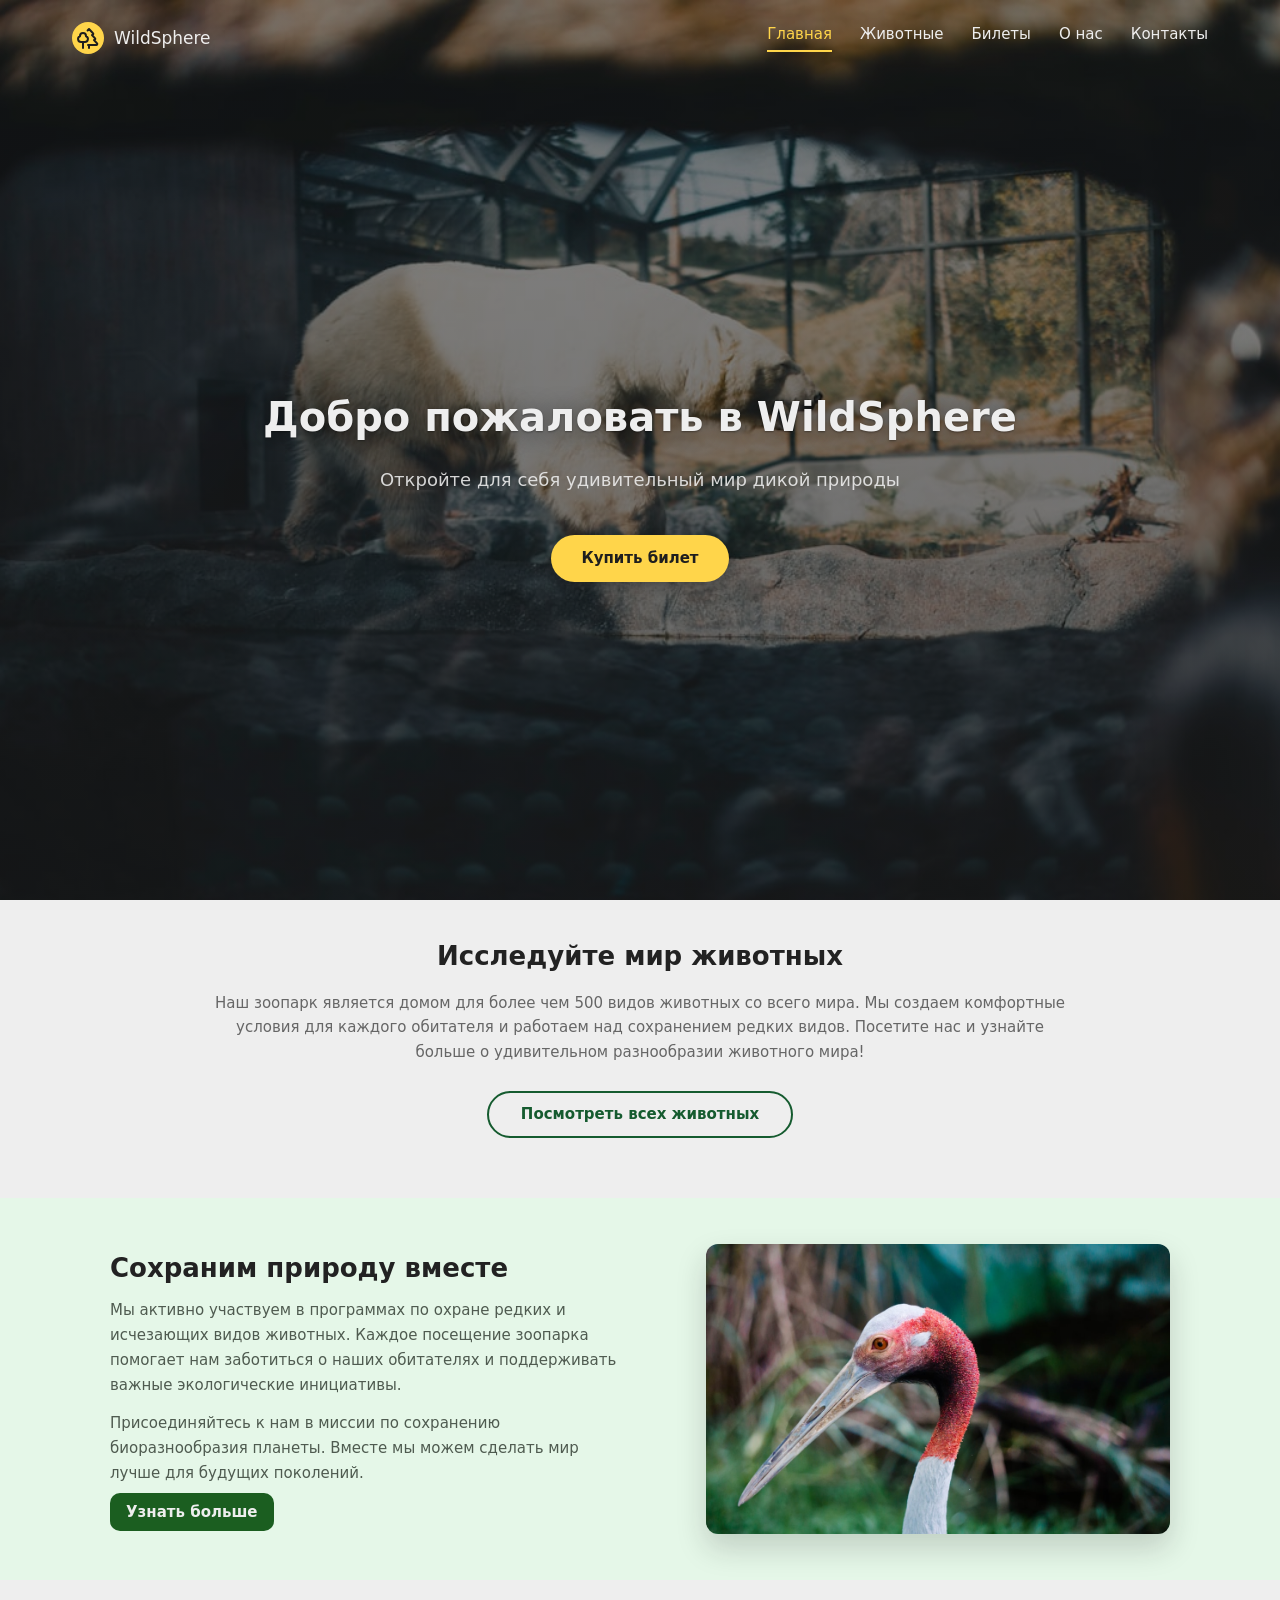
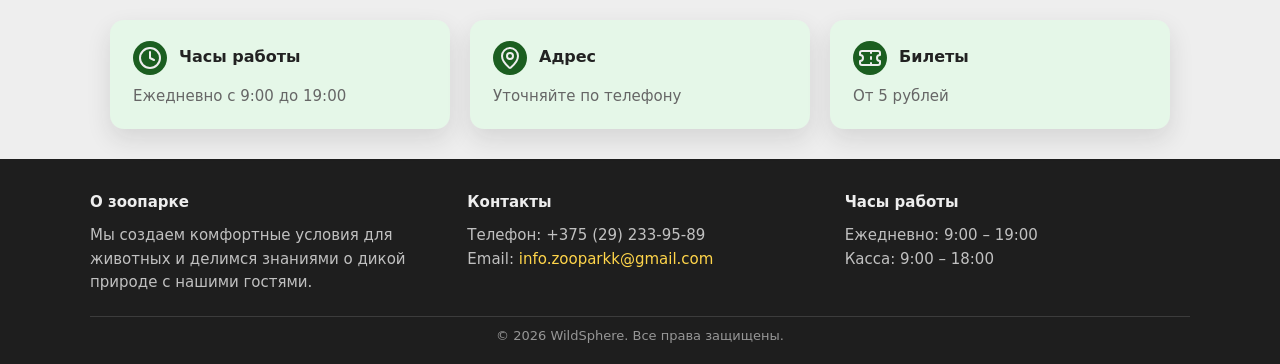
<file: index.html>
<!DOCTYPE html>
<html lang="ru">
<head>
    <meta charset="UTF-8">
    <title>WildSphere</title>
    <meta name="viewport" content="width=device-width, initial-scale=1.0">
    <link rel="stylesheet" href="css/styles.css">
</head>
<body class="page-home">

<!-- шапка сайта -->
<header>
    <div class="nav">
        <a class="logo" href="index.html" aria-label="На главную">
            <div class="logo-icon">
                <svg xmlns="http://www.w3.org/2000/svg" width="24" height="24" 
                viewBox="0 0 24 24" fill="none" stroke="currentColor" stroke-width="2" 
                stroke-linecap="round" stroke-linejoin="round" class="lucide lucide-trees-icon lucide-trees">
                <path d="M10 10v.2A3 3 0 0 1 8.9 16H5a3 3 0 0 1-1-5.8V10a3 3 0 0 1 6 0Z"/><path d="M7 16v6"/>
                <path d="M13 19v3"/><path d="M12 19h8.3a1 1 0 0 0 .7-1.7L18 14h.3a1 1 0 0 0 .7-1.7L16 9h.2a1 1 0 0 0 .8-1.7L13 3l-1.4 1.5"/>
            </svg>
            </div>
            <div class="logo-name">WildSphere</div>
        </a>
        <input type="checkbox" id="menu-toggle" class="menu-toggle" aria-label="Меню">
        <label for="menu-toggle" class="burger">
            <span></span><span></span><span></span>
        </label>
        <nav id="site-menu" class="nav-links">
            <a href="index.html" class="nav-link active">Главная</a>
            <a href="animals.html" class="nav-link">Животные</a>
            <a href="ticket.html" class="nav-link">Билеты</a>
            <a href="info.html" class="nav-link">О нас</a>
            <a href="contacts.html" class="nav-link">Контакты</a>
        </nav>
    </div>
</header>

<!-- главный баннер -->
<section class="hero">
    <div class="hero-bg"></div>
    <div class="hero-overlay"></div>
    <div class="hero-content">
        <h1 class="hero-title">Добро пожаловать в WildSphere</h1>
        <p class="hero-subtitle">Откройте для себя удивительный мир дикой природы</p>
        <a href="ticket.html" class="btn-primary">Купить билет</a>
    </div>
</section>

<!-- информационный блок «О зоопарке» -->
<section class="section">
    <div class="section-inner">
        <h2 class="section-title">Исследуйте мир животных</h2>
        <p class="section-text">
            Наш зоопарк является домом для более чем 500 видов животных со всего мира.
            Мы создаем комфортные условия для каждого обитателя и работаем над сохранением редких видов.
            Посетите нас и узнайте больше о удивительном разнообразии животного мира!
        </p>
        <a href="animals.html" class="btn-primary">Посмотреть всех животных</a>
    </div>
</section>

<!-- блок «Сохраним природу вместе» -->
<section class="feature">
    <div class="feature-inner">
        <div class="feature-text">
            <h2 class="feature-title">Сохраним природу вместе</h2>
            <p class="feature-paragraph">
                Мы активно участвуем в программах по охране редких и исчезающих видов животных.
                Каждое посещение зоопарка помогает нам заботиться о наших обитателях и поддерживать важные экологические инициативы.
            </p>
            <p class="feature-paragraph">
                Присоединяйтесь к нам в миссии по сохранению биоразнообразия планеты. Вместе мы можем сделать мир лучше для будущих поколений.
            </p>
            <a href="info.html" class="feature-btn">Узнать больше</a>
        </div>
        <div class="feature-media">
            <img class="feature-img" src="images/mainbird.jfif" alt="Птица">
        </div>
    </div>
</section>

<!-- информационные карточки -->
<div class="info-strip">
    <div class="info-cards">
        <div class="info-card">
            <div class="info-card-header">
                <div class="info-icon">
                    <svg xmlns="http://www.w3.org/2000/svg" width="24" height="24"
                    viewBox="0 0 24 24" fill="none" stroke="currentColor"
                    stroke-width="2" stroke-linecap="round" stroke-linejoin="round"
                    class="clock-icon">
                <circle cx="12" cy="12" r="10"/>
                <path d="M12 6v6l4 2"/>
            </svg>
                </div>
                <div class="info-title">Часы работы</div>
            </div>
            <p class="info-text">Ежедневно с 9:00 до 19:00</p>
        </div>
        <div class="info-card">
            <div class="info-card-header">
                <div class="info-icon">
                    <svg xmlns="http://www.w3.org/2000/svg" width="24" height="24"
                    viewBox="0 0 24 24" fill="none" stroke="currentColor"
                    stroke-width="2" stroke-linecap="round" stroke-linejoin="round"
                    class="lucide lucide-map-pin-icon lucide-map-pin">
                    <path d="M20 10c0 4.993-5.539 10.193-7.399 11.799a1 1 0 0 1-1.202 0C9.539 20.193 4 14.993 4 10a8 8 0 0 1 16 0"/>
                    <circle cx="12" cy="10" r="3"/>
                    </svg>
                </div>
                <div class="info-title">Адрес</div>
            </div>
            <p class="info-text">Уточняйте по телефону</p>
        </div>
        <div class="info-card">
            <div class="info-card-header">
                <div class="info-icon">
                    <svg xmlns="http://www.w3.org/2000/svg" width="24" height="24" 
                    viewBox="0 0 24 24" fill="none" stroke="currentColor" 
                    stroke-width="2" stroke-linecap="round" stroke-linejoin="round" 
                    class="lucide lucide-ticket-icon lucide-ticket">
                    <path d="M2 9a3 3 0 0 1 0 6v2a2 2 0 0 0 2 2h16a2 2 0 0 0 2-2v-2a3 3 0 0 1 0-6V7a2 2 0 0 0-2-2H4a2 2 0 0 0-2 2Z"/>
                    <path d="M13 5v2"/><path d="M13 17v2"/>
                    <path d="M13 11v2"/></svg>
                </div>
                <div class="info-title">Билеты</div>
            </div>
            <p class="info-text">От 5 рублей</p>
        </div>
    </div>
</div>

<!-- подвал сайта -->
<footer>
    <div class="footer-inner">
        <div class="footer-columns">
            <div>
                <div class="footer-title">О зоопарке</div>
                <p class="footer-text">
                    Мы создаем комфортные условия для животных и делимся знаниями о дикой природе с нашими гостями.
                </p>
            </div>
            <div>
                <div class="footer-title">Контакты</div>
                <p class="footer-text">
                    Телефон: +375 (29) 233-95-89<br>
                    Email: <a href="https://mail.google.com/mail/?view=cm&amp;fs=1&amp;to=info.zooparkk@gmail.com" target="_blank" rel="noopener noreferrer">info.zooparkk@gmail.com</a>
                </p>
            </div>
            <div>
                <div class="footer-title">Часы работы</div>
                <p class="footer-text">
                    Ежедневно: 9:00 – 19:00<br>
                    Касса: 9:00 – 18:00
                </p>
            </div>
        </div>
        <div class="footer-bottom">
            © 2026 WildSphere. Все права защищены.
        </div>
    </div>
</footer>

<script src="main.js"></script>
</body>
</html>
</file>
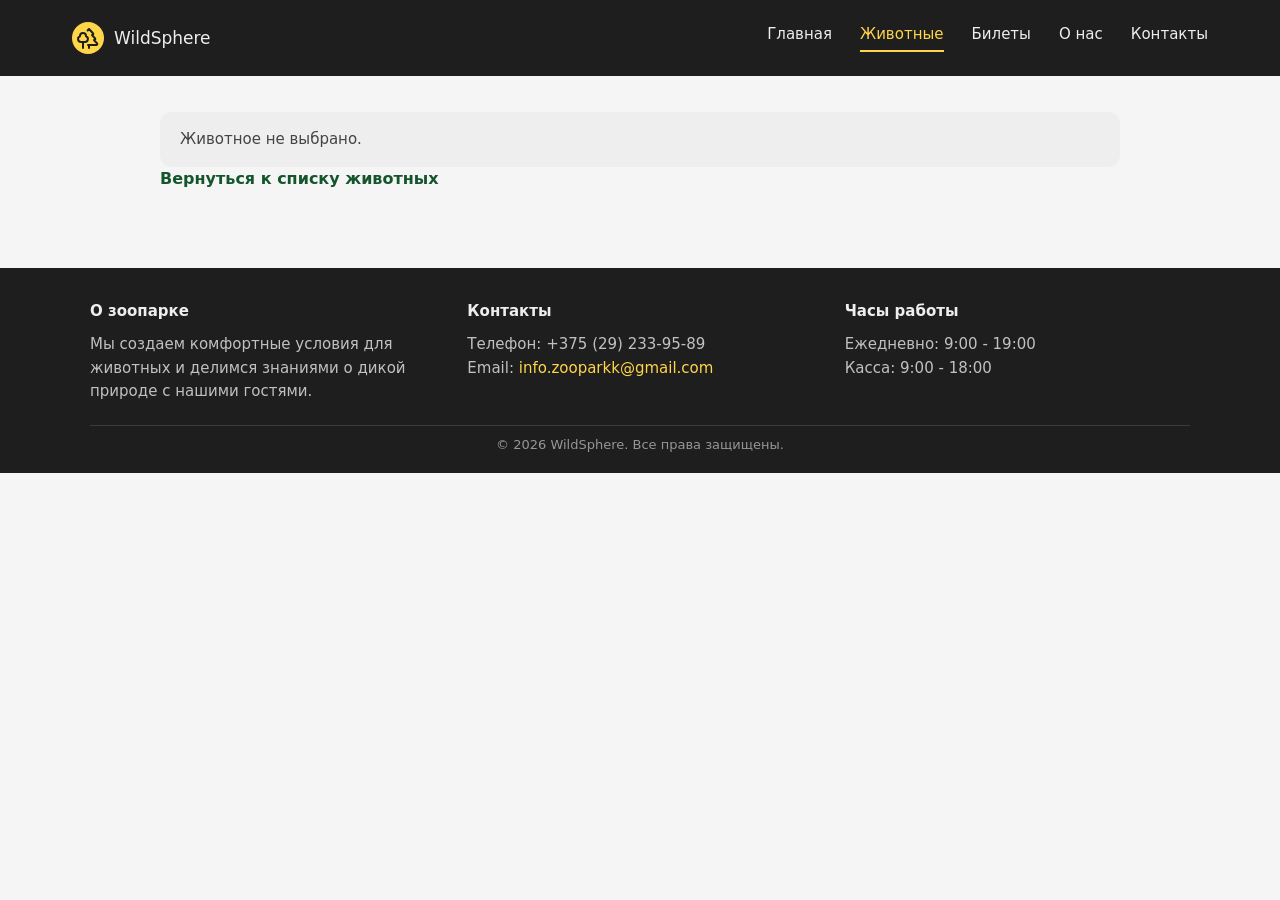
<file: animal.html>
<!DOCTYPE html>
<html lang="ru">
<head>
    <meta charset="UTF-8">
    <title>Животное — WildSphere</title>
    <meta name="viewport" content="width=device-width, initial-scale=1.0">
    <link rel="stylesheet" href="css/styles.css">
    <link rel="stylesheet" href="css/animals.css">
</head>
<body>

<!-- шапка сайта -->
<header>
    <div class="nav">
        <a class="logo" href="index.html" aria-label="На главную">
            <div class="logo-icon">
                <svg xmlns="http://www.w3.org/2000/svg" width="24" height="24"
                     viewBox="0 0 24 24" fill="none" stroke="currentColor" stroke-width="2"
                     stroke-linecap="round" stroke-linejoin="round" class="lucide lucide-trees-icon lucide-trees">
                    <path d="M10 10v.2A3 3 0 0 1 8.9 16H5a3 3 0 0 1-1-5.8V10a3 3 0 0 1 6 0Z"/>
                    <path d="M7 16v6"/>
                    <path d="M13 19v3"/>
                    <path d="M12 19h8.3a1 1 0 0 0 .7-1.7L18 14h.3a1 1 0 0 0 .7-1.7L16 9h.2a1 1 0 0 0 .8-1.7L13 3l-1.4 1.5"/>
                </svg>
            </div>
            <div class="logo-name">WildSphere</div>
        </a>
        <input type="checkbox" id="menu-toggle" class="menu-toggle" aria-label="Меню">
        <label for="menu-toggle" class="burger">
            <span></span><span></span><span></span>
        </label>
        <nav id="site-menu" class="nav-links">
            <a href="index.html" class="nav-link">Главная</a>
            <a href="animals.html" class="nav-link active">Животные</a>
            <a href="ticket.html" class="nav-link">Билеты</a>
            <a href="info.html" class="nav-link">О нас</a>
            <a href="contacts.html" class="nav-link">Контакты</a>
        </nav>
    </div>
</header>

<!-- карточка животного -->
<div class="animals-section">
    <div class="animal-detail" id="animal-detail">
        <p class="animal-loading">Загрузка…</p>
    </div>
</div>

<!-- подвал сайта -->
<footer>
    <div class="footer-inner">
        <div class="footer-columns">
            <div>
                <div class="footer-title">О зоопарке</div>
                <p class="footer-text">
                    Мы создаем комфортные условия для животных и делимся знаниями о дикой природе с нашими гостями.
                </p>
            </div>
            <div>
                <div class="footer-title">Контакты</div>
                <p class="footer-text">
                    Телефон: +375 (29) 233-95-89<br>
                    Email: <a href="https://mail.google.com/mail/?view=cm&amp;fs=1&amp;to=info.zooparkk@gmail.com" target="_blank" rel="noopener noreferrer">info.zooparkk@gmail.com</a>
                </p>
            </div>
            <div>
                <div class="footer-title">Часы работы</div>
                <p class="footer-text">
                    Ежедневно: 9:00 - 19:00<br>
                    Касса: 9:00 - 18:00
                </p>
            </div>
        </div>
        <div class="footer-bottom">
            © 2026 WildSphere. Все права защищены.
        </div>
    </div>
</footer>

<script src="main.js"></script>
</body>
</html>
</file>
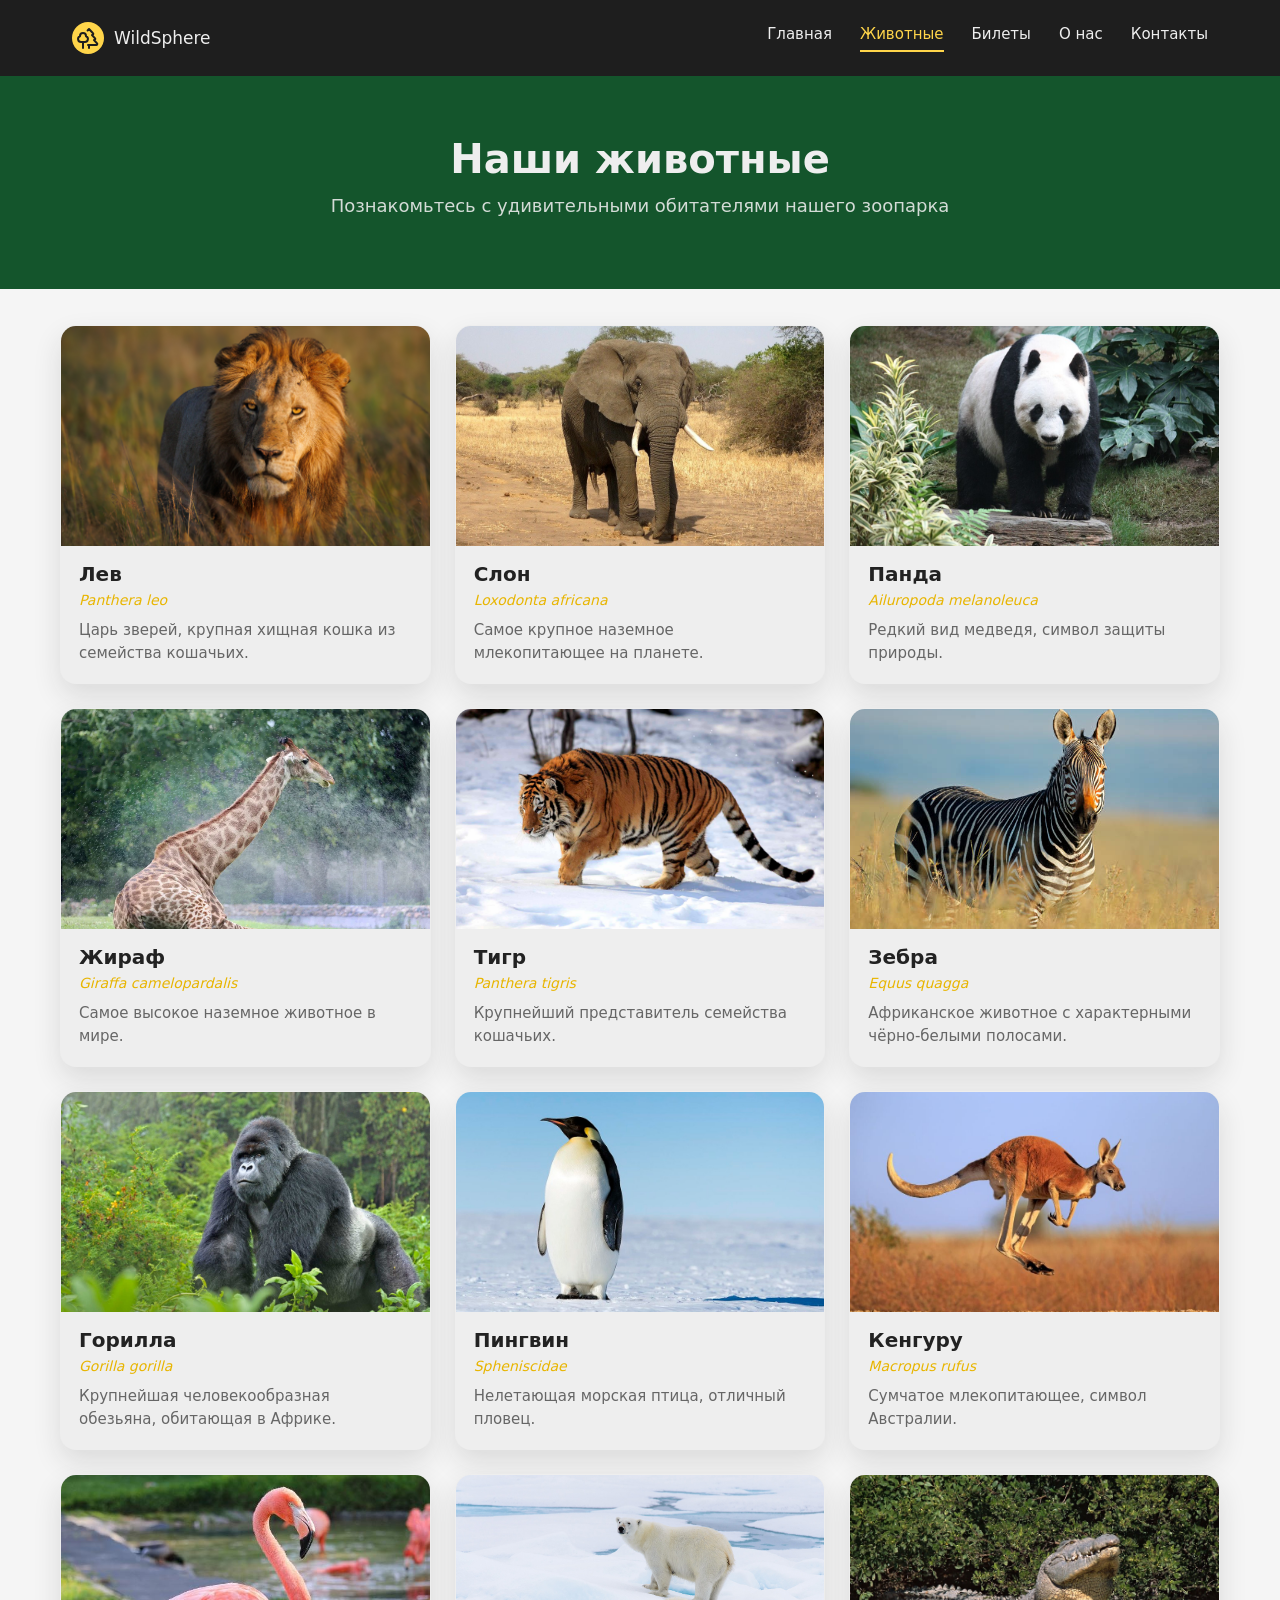
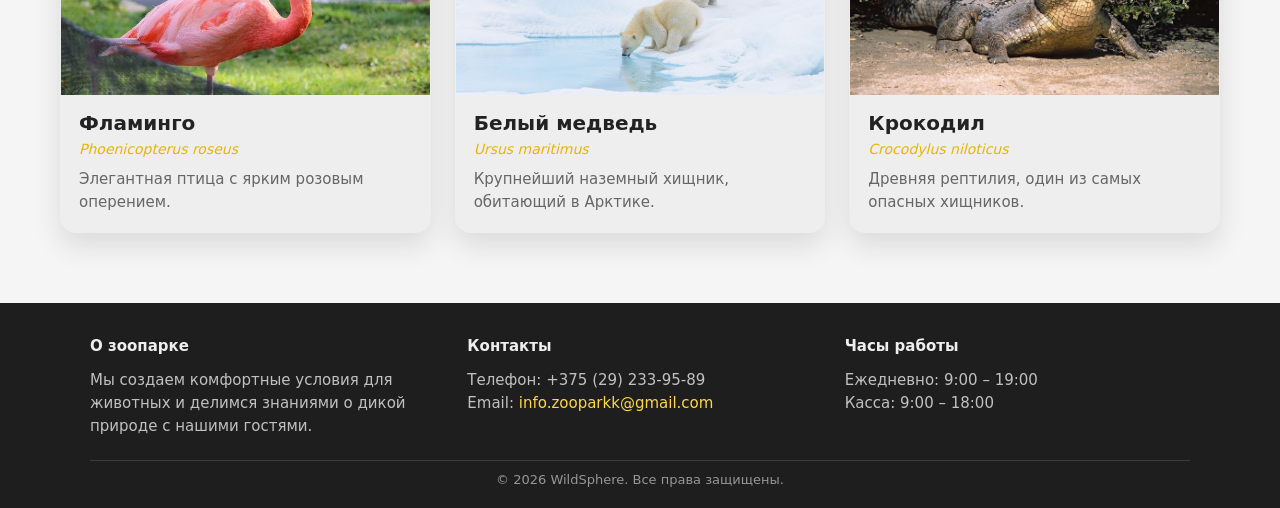
<file: animals.html>
<!DOCTYPE html>
<html lang="ru">
<head>
    <meta charset="UTF-8">
    <title>Наши животные — WildSphere</title>
    <meta name="viewport" content="width=device-width, initial-scale=1.0">
    <link rel="stylesheet" href="css/styles.css">
    <link rel="stylesheet" href="css/animals.css">
</head>
<body>

<!-- шапка сайта -->
<header>
    <div class="nav">
        <a class="logo" href="index.html" aria-label="На главную">
            <div class="logo-icon">
                <svg xmlns="http://www.w3.org/2000/svg" width="24" height="24"
                     viewBox="0 0 24 24" fill="none" stroke="currentColor" stroke-width="2"
                     stroke-linecap="round" stroke-linejoin="round" class="lucide lucide-trees-icon lucide-trees">
                    <path d="M10 10v.2A3 3 0 0 1 8.9 16H5a3 3 0 0 1-1-5.8V10a3 3 0 0 1 6 0Z"/>
                    <path d="M7 16v6"/>
                    <path d="M13 19v3"/>
                    <path d="M12 19h8.3a1 1 0 0 0 .7-1.7L18 14h.3a1 1 0 0 0 .7-1.7L16 9h.2a1 1 0 0 0 .8-1.7L13 3l-1.4 1.5"/>
                </svg>
            </div>
            <div class="logo-name">WildSphere</div>
        </a>
        <input type="checkbox" id="menu-toggle" class="menu-toggle" aria-label="Меню">
        <label for="menu-toggle" class="burger">
            <span></span><span></span><span></span>
        </label>
        <nav id="site-menu" class="nav-links">
            <a href="index.html" class="nav-link">Главная</a>
            <a href="animals.html" class="nav-link active">Животные</a>
            <a href="ticket.html" class="nav-link">Билеты</a>
            <a href="info.html" class="nav-link">О нас</a>
            <a href="contacts.html" class="nav-link">Контакты</a>
        </nav>
    </div>
</header>

<!-- заголовок страницы животных -->
<section class="animals-hero">
    <div class="animals-hero-inner">
        <h1 class="animals-title">Наши животные</h1>
        <p class="animals-subtitle">Познакомьтесь с удивительными обитателями нашего зоопарка</p>
    </div>
</section>

<!-- каталог животных -->
<section class="animals-section">
    <div class="animals-grid" aria-live="polite">
        <!-- животное -->
        <a class="animal-card animal-card-link" href="animal.html?id=lion">
            <img src="images/lion.jpg" alt="Лев" class="animal-image">
            <div class="animal-body">
                <h2 class="animal-name">Лев</h2>
                <p class="animal-latin">Panthera leo</p>
                <p class="animal-desc">Царь зверей, крупная хищная кошка из семейства кошачьих.</p>
            </div>
        </a>
        <a class="animal-card animal-card-link" href="animal.html?id=elephant">
            <img src="images/elephant.jpg" alt="Слон" class="animal-image">
            <div class="animal-body">
                <h2 class="animal-name">Слон</h2>
                <p class="animal-latin">Loxodonta africana</p>
                <p class="animal-desc">Самое крупное наземное млекопитающее на планете.</p>
            </div>
        </a>
        <a class="animal-card animal-card-link" href="animal.html?id=panda">
            <img src="images/panda.jpg" alt="Панда" class="animal-image">
            <div class="animal-body">
                <h2 class="animal-name">Панда</h2>
                <p class="animal-latin">Ailuropoda melanoleuca</p>
                <p class="animal-desc">Редкий вид медведя, символ защиты природы.</p>
            </div>
        </a>
        <a class="animal-card animal-card-link" href="animal.html?id=giraffe">
            <img src="images/giraffe.jpg" alt="Жираф" class="animal-image">
            <div class="animal-body">
                <h2 class="animal-name">Жираф</h2>
                <p class="animal-latin">Giraffa camelopardalis</p>
                <p class="animal-desc">Самое высокое наземное животное в мире.</p>
            </div>
        </a>
        <a class="animal-card animal-card-link" href="animal.html?id=tiger">
            <img src="images/tiger.jpg" alt="Тигр" class="animal-image">
            <div class="animal-body">
                <h2 class="animal-name">Тигр</h2>
                <p class="animal-latin">Panthera tigris</p>
                <p class="animal-desc">Крупнейший представитель семейства кошачьих.</p>
            </div>
        </a>
        <a class="animal-card animal-card-link" href="animal.html?id=zebra">
            <img src="images/zebra.jpg" alt="Зебра" class="animal-image">
            <div class="animal-body">
                <h2 class="animal-name">Зебра</h2>
                <p class="animal-latin">Equus quagga</p>
                <p class="animal-desc">Африканское животное с характерными чёрно-белыми полосами.</p>
            </div>
        </a>
        <a class="animal-card animal-card-link" href="animal.html?id=gorilla">
            <img src="images/gorilla.jpg" alt="Горилла" class="animal-image">
            <div class="animal-body">
                <h2 class="animal-name">Горилла</h2>
                <p class="animal-latin">Gorilla gorilla</p>
                <p class="animal-desc">Крупнейшая человекообразная обезьяна, обитающая в Африке.</p>
            </div>
        </a>
        <a class="animal-card animal-card-link" href="animal.html?id=penguin">
            <img src="images/penguin.jpg" alt="Пингвин" class="animal-image">
            <div class="animal-body">
                <h2 class="animal-name">Пингвин</h2>
                <p class="animal-latin">Spheniscidae</p>
                <p class="animal-desc">Нелетающая морская птица, отличный пловец.</p>
            </div>
        </a>
        <a class="animal-card animal-card-link" href="animal.html?id=kangaroo">
            <img src="images/kangaroo.jpg" alt="Кенгуру" class="animal-image">
            <div class="animal-body">
                <h2 class="animal-name">Кенгуру</h2>
                <p class="animal-latin">Macropus rufus</p>
                <p class="animal-desc">Сумчатое млекопитающее, символ Австралии.</p>
            </div>
        </a>
        <a class="animal-card animal-card-link" href="animal.html?id=flamingo">
            <img src="images/flamingo.jpg" alt="Фламинго" class="animal-image">
            <div class="animal-body">
                <h2 class="animal-name">Фламинго</h2>
                <p class="animal-latin">Phoenicopterus roseus</p>
                <p class="animal-desc">Элегантная птица с ярким розовым оперением.</p>
            </div>
        </a>
        <a class="animal-card animal-card-link" href="animal.html?id=polar-bear">
            <img src="images/polar-bear.jpg" alt="Белый медведь" class="animal-image">
            <div class="animal-body">
                <h2 class="animal-name">Белый медведь</h2>
                <p class="animal-latin">Ursus maritimus</p>
                <p class="animal-desc">Крупнейший наземный хищник, обитающий в Арктике.</p>
            </div>
        </a>
        <a class="animal-card animal-card-link" href="animal.html?id=crocodile">
            <img src="images/crocodile.jpg" alt="Крокодил" class="animal-image">
            <div class="animal-body">
                <h2 class="animal-name">Крокодил</h2>
                <p class="animal-latin">Crocodylus niloticus</p>
                <p class="animal-desc">Древняя рептилия, один из самых опасных хищников.</p>
            </div>
        </a>
    </div>
</section>

<!-- подвал сайта -->
<footer>
    <div class="footer-inner">
        <div class="footer-columns">
            <div>
                <div class="footer-title">О зоопарке</div>
                <p class="footer-text">
                    Мы создаем комфортные условия для животных и делимся знаниями о дикой природе с нашими гостями.
                </p>
            </div>
            <div>
                <div class="footer-title">Контакты</div>
                <p class="footer-text">
                    Телефон: +375 (29) 233-95-89<br>
                    Email: <a href="https://mail.google.com/mail/?view=cm&amp;fs=1&amp;to=info.zooparkk@gmail.com" target="_blank" rel="noopener noreferrer">info.zooparkk@gmail.com</a>
                </p>
            </div>
            <div>
                <div class="footer-title">Часы работы</div>
                <p class="footer-text">
                    Ежедневно: 9:00 – 19:00<br>
                    Касса: 9:00 – 18:00
                </p>
            </div>
        </div>
        <div class="footer-bottom">
            © 2026 WildSphere. Все права защищены.
        </div>
    </div>
</footer>

<script src="main.js"></script>
</body>
</html>
</file>
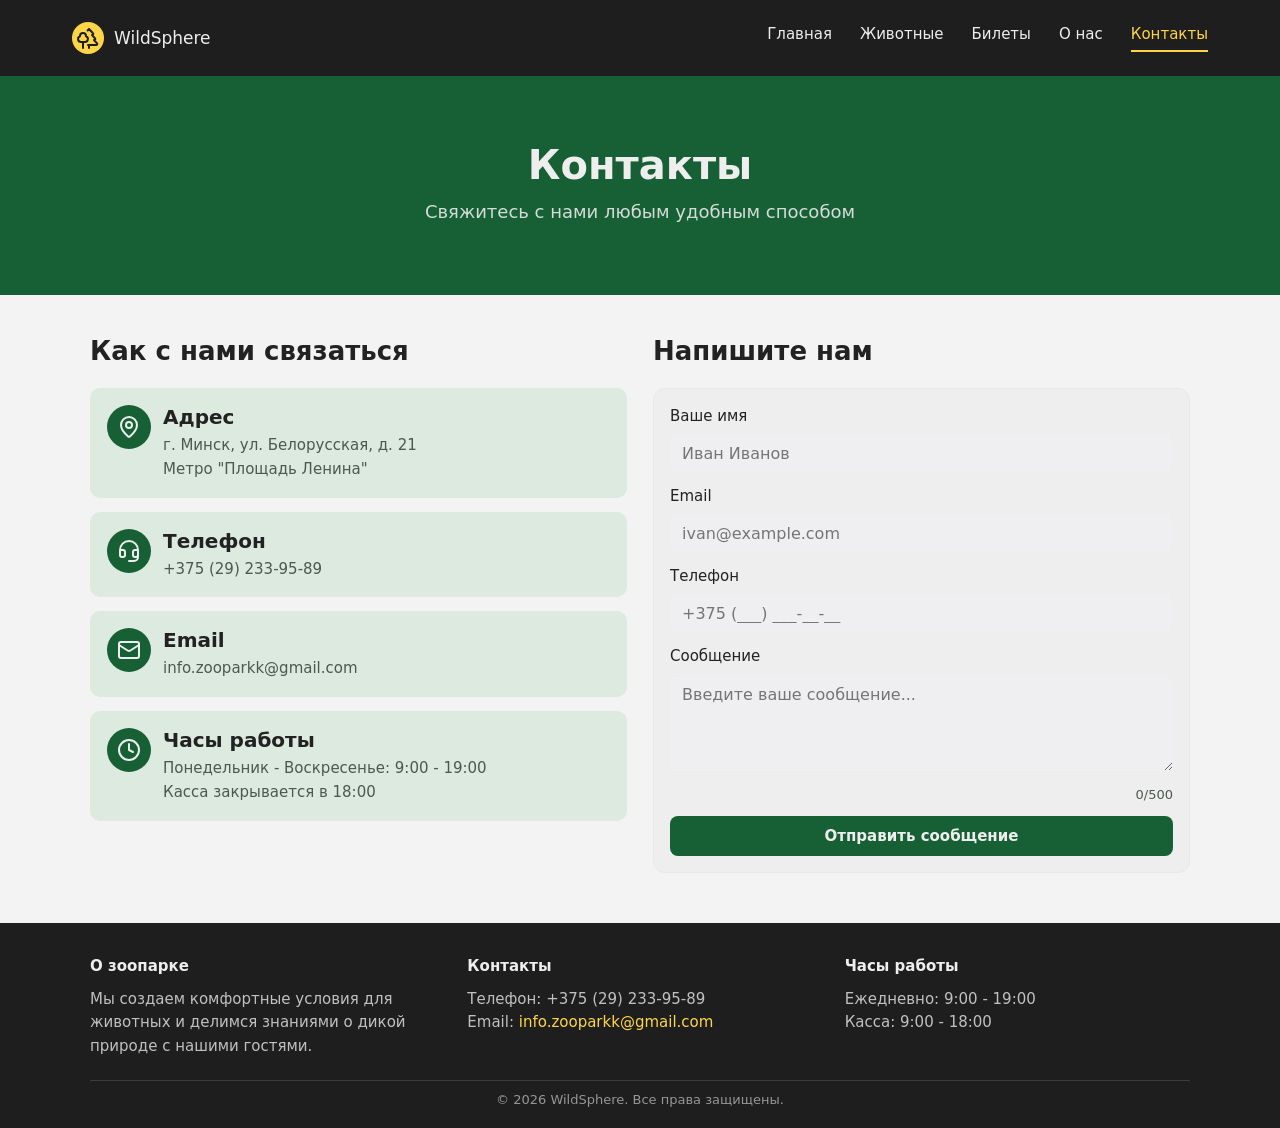
<file: contacts.html>
<!DOCTYPE html>
<html lang="ru">
<head>
    <meta charset="UTF-8">
    <title>Контакты — WildSphere</title>
    <meta name="viewport" content="width=device-width, initial-scale=1.0">
    <link rel="stylesheet" href="css/styles.css">
    <link rel="stylesheet" href="css/contacts.css">
</head>
<body>

<!-- шапка сайта -->
<header>
    <div class="nav">
        <a class="logo" href="index.html" aria-label="На главную">
            <div class="logo-icon">
                <svg xmlns="http://www.w3.org/2000/svg" width="24" height="24"
                     viewBox="0 0 24 24" fill="none" stroke="currentColor" stroke-width="2"
                     stroke-linecap="round" stroke-linejoin="round" class="lucide lucide-trees-icon lucide-trees">
                    <path d="M10 10v.2A3 3 0 0 1 8.9 16H5a3 3 0 0 1-1-5.8V10a3 3 0 0 1 6 0Z"/>
                    <path d="M7 16v6"/>
                    <path d="M13 19v3"/>
                    <path d="M12 19h8.3a1 1 0 0 0 .7-1.7L18 14h.3a1 1 0 0 0 .7-1.7L16 9h.2a1 1 0 0 0 .8-1.7L13 3l-1.4 1.5"/>
                </svg>
            </div>
            <div class="logo-name">WildSphere</div>
        </a>
        <input type="checkbox" id="menu-toggle" class="menu-toggle" aria-label="Меню">
        <label for="menu-toggle" class="burger">
            <span></span><span></span><span></span>
        </label>
        <nav id="site-menu" class="nav-links">
            <a href="index.html" class="nav-link">Главная</a>
            <a href="animals.html" class="nav-link">Животные</a>
            <a href="ticket.html" class="nav-link">Билеты</a>
            <a href="info.html" class="nav-link">О нас</a>
            <a href="contacts.html" class="nav-link active">Контакты</a>
        </nav>
    </div>
</header>

<!-- заголовок страницы контактов -->
<section class="contacts-hero">
    <div class="contacts-hero-inner">
        <h1 class="contacts-title">Контакты</h1>
        <p class="contacts-subtitle">Свяжитесь с нами любым удобным способом</p>
    </div>
</section>

<!-- страница контактов -->
<main class="contacts-page">
    <div class="contacts-grid">
        <!-- контакты -->
        <section class="contacts-left">
            <h2>Как с нами связаться</h2>

            <!-- адрес -->
            <article class="contact-card">
                <div class="contact-icon">
                    <svg xmlns="http://www.w3.org/2000/svg" width="24" height="24" viewBox="0 0 24 24" fill="none" stroke="currentColor" stroke-width="2" stroke-linecap="round" stroke-linejoin="round" class="lucide lucide-map-pin-icon lucide-map-pin"><path d="M20 10c0 4.993-5.539 10.193-7.399 11.799a1 1 0 0 1-1.202 0C9.539 20.193 4 14.993 4 10a8 8 0 0 1 16 0"/><circle cx="12" cy="10" r="3"/></svg>
                </div>
                <div>
                    <h3>Адрес</h3>
                    <p>г. Минск, ул. Белорусская, д. 21</p>
                    <p>Метро "Площадь Ленина"</p>
                </div>
            </article>

            <!-- телефон -->
            <article class="contact-card">
                <div class="contact-icon">
                    <svg xmlns="http://www.w3.org/2000/svg" width="24" height="24" viewBox="0 0 24 24" fill="none" stroke="currentColor" stroke-width="2" stroke-linecap="round" stroke-linejoin="round" class="lucide lucide-headset-icon lucide-headset"><path d="M3 11h3a2 2 0 0 1 2 2v3a2 2 0 0 1-2 2H5a2 2 0 0 1-2-2v-5Zm0 0a9 9 0 1 1 18 0m0 0v5a2 2 0 0 1-2 2h-1a2 2 0 0 1-2-2v-3a2 2 0 0 1 2-2h3Z"/><path d="M21 16v2a4 4 0 0 1-4 4h-5"/></svg>
                </div>
                <div>
                    <h3>Телефон</h3>
                    <p>+375 (29) 233-95-89</p>
                </div>
            </article>

            <!-- email -->
            <article class="contact-card">
                <div class="contact-icon">
                    <svg xmlns="http://www.w3.org/2000/svg" width="24" height="24" viewBox="0 0 24 24" fill="none" stroke="currentColor" stroke-width="2" stroke-linecap="round" stroke-linejoin="round" class="lucide lucide-mail-icon lucide-mail"><path d="m22 7-8.991 5.727a2 2 0 0 1-2.009 0L2 7"/><rect x="2" y="4" width="20" height="16" rx="2"/></svg>
                </div>
                <div>
                    <h3>Email</h3>
                    <p><a href="https://mail.google.com/mail/?view=cm&amp;fs=1&amp;to=info.zooparkk@gmail.com" target="_blank" rel="noopener noreferrer">info.zooparkk@gmail.com</a></p>
                </div>
            </article>

            <!-- часы работы -->
            <article class="contact-card">
                <div class="contact-icon">
                    <svg xmlns="http://www.w3.org/2000/svg" width="24" height="24" viewBox="0 0 24 24" fill="none" stroke="currentColor" stroke-width="2" stroke-linecap="round" stroke-linejoin="round" class="lucide lucide-clock-icon lucide-clock"><circle cx="12" cy="12" r="10"/><path d="M12 6v6l4 2"/></svg>
                </div>
                <div>
                    <h3>Часы работы</h3>
                    <p>Понедельник - Воскресенье: 9:00 - 19:00</p>
                    <p>Касса закрывается в 18:00</p>
                </div>
            </article>
        </section>

        <!-- форма -->
        <section class="contacts-right">
            <h2>Напишите нам</h2>
            <form class="contact-form" action="https://formsubmit.co/info.zooparkk@gmail.com" method="POST" data-formsubmit-email="info.zooparkk@gmail.com" novalidate>
                <input type="hidden" name="_subject" value="Сообщение с сайта WildSphere (форма контактов)">
                <label for="name">Ваше имя</label>
                <input id="name" name="name" type="text" required placeholder="Иван Иванов" autocomplete="name">

                <label for="email">Email</label>
                <input id="email" name="email" type="email" required placeholder="ivan@example.com" autocomplete="email">

                <label for="phone">Телефон</label>
                <input id="phone" name="phone" type="tel" required placeholder="+375 (___) ___-__-__" autocomplete="tel">

                <label for="message">Сообщение</label>
                <textarea id="message" name="message" rows="4" required maxlength="500" placeholder="Введите ваше сообщение..." autocomplete="off"></textarea>
                <small id="message-counter" aria-live="polite">0/500</small>

                <button type="submit">Отправить сообщение</button>
            </form>
        </section>
    </div>
</main>

<!-- подвал сайта -->
<footer>
    <div class="footer-inner">
        <div class="footer-columns">
            <div>
                <div class="footer-title">О зоопарке</div>
                <p class="footer-text">Мы создаем комфортные условия для животных и делимся знаниями о дикой природе с нашими гостями.</p>
            </div>
            <div>
                <div class="footer-title">Контакты</div>
                <p class="footer-text">Телефон: +375 (29) 233-95-89<br>Email: <a href="https://mail.google.com/mail/?view=cm&amp;fs=1&amp;to=info.zooparkk@gmail.com" target="_blank" rel="noopener noreferrer">info.zooparkk@gmail.com</a></p>
            </div>
            <div>
                <div class="footer-title">Часы работы</div>
                <p class="footer-text">Ежедневно: 9:00 - 19:00<br>Касса: 9:00 - 18:00</p>
            </div>
        </div>
        <div class="footer-bottom">© 2026 WildSphere. Все права защищены.</div>
    </div>
</footer>

<script src="main.js"></script>
</body>
</html>
</file>
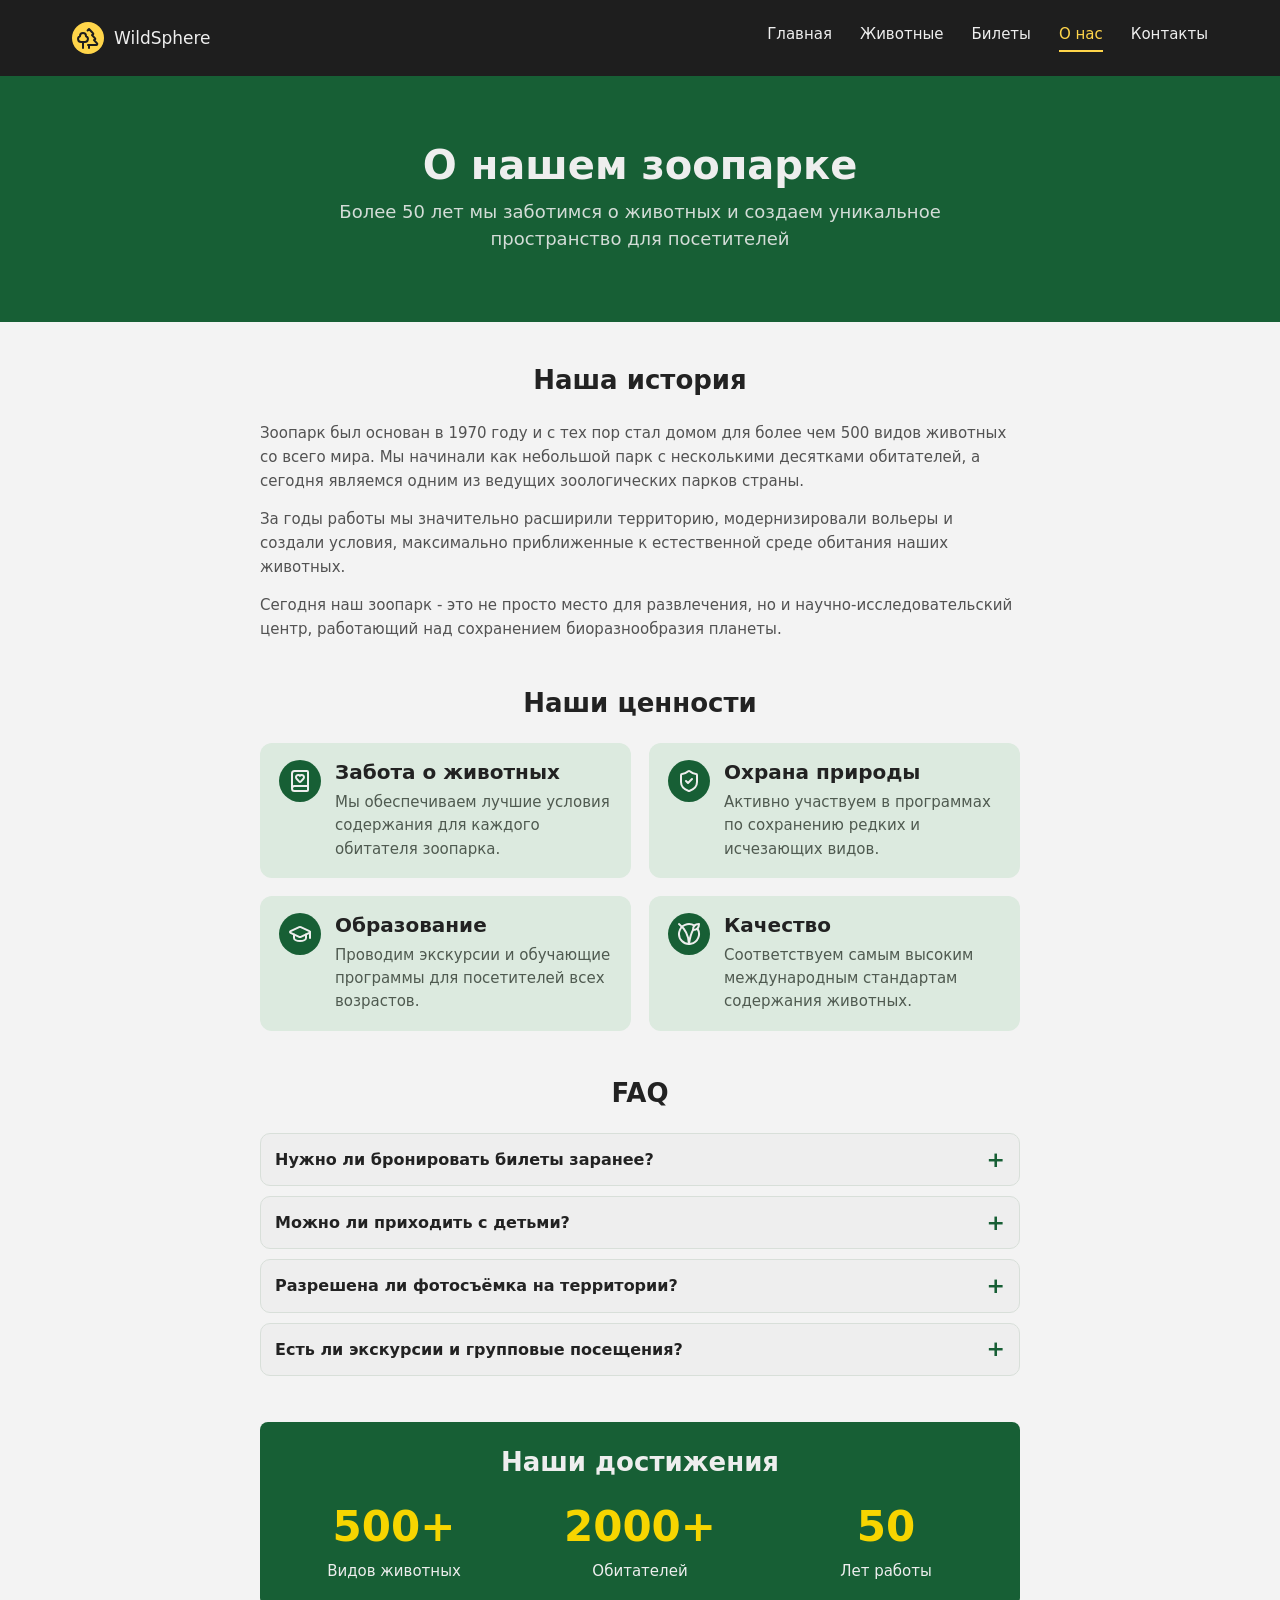
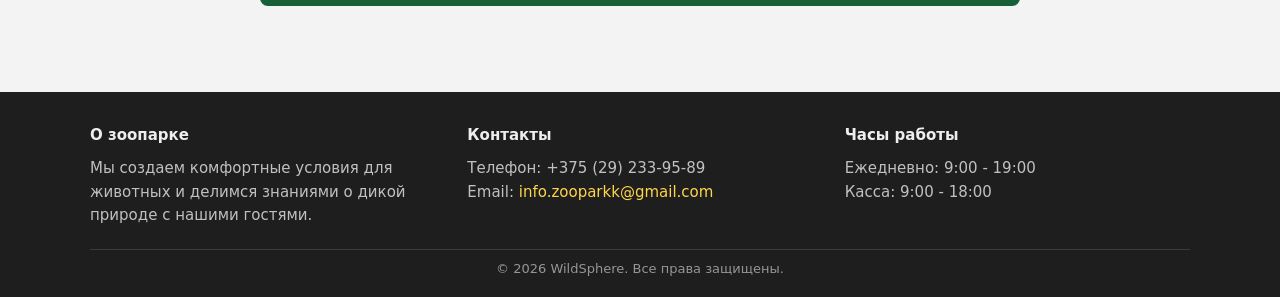
<file: info.html>
<!DOCTYPE html>
<html lang="ru">
<head>
    <meta charset="UTF-8">
    <title>О нас — WildSphere</title>
    <meta name="viewport" content="width=device-width, initial-scale=1.0">
    <link rel="stylesheet" href="css/styles.css">
    <link rel="stylesheet" href="css/info.css">
</head>
<body>

<!-- шапка сайта -->
<header>
    <div class="nav">
        <a class="logo" href="index.html" aria-label="На главную">
            <div class="logo-icon">
                <svg xmlns="http://www.w3.org/2000/svg" width="24" height="24"
                     viewBox="0 0 24 24" fill="none" stroke="currentColor" stroke-width="2"
                     stroke-linecap="round" stroke-linejoin="round" class="lucide lucide-trees-icon lucide-trees">
                    <path d="M10 10v.2A3 3 0 0 1 8.9 16H5a3 3 0 0 1-1-5.8V10a3 3 0 0 1 6 0Z"/>
                    <path d="M7 16v6"/>
                    <path d="M13 19v3"/>
                    <path d="M12 19h8.3a1 1 0 0 0 .7-1.7L18 14h.3a1 1 0 0 0 .7-1.7L16 9h.2a1 1 0 0 0 .8-1.7L13 3l-1.4 1.5"/>
                </svg>
            </div>
            <div class="logo-name">WildSphere</div>
        </a>
        <input type="checkbox" id="menu-toggle" class="menu-toggle" aria-label="Меню">
        <label for="menu-toggle" class="burger">
            <span></span><span></span><span></span>
        </label>
        <nav id="site-menu" class="nav-links">
            <a href="index.html" class="nav-link">Главная</a>
            <a href="animals.html" class="nav-link">Животные</a>
            <a href="ticket.html" class="nav-link">Билеты</a>
            <a href="info.html" class="nav-link active">О нас</a>
            <a href="contacts.html" class="nav-link">Контакты</a>
        </nav>
    </div>
</header>

<!-- заголовок страницы «О нас» -->
<section class="info-hero">
    <div class="info-hero-inner">
        <h1 class="info-hero-title">О нашем зоопарке</h1>
        <p class="info-hero-subtitle">Более 50 лет мы заботимся о животных и создаем уникальное пространство для посетителей</p>
    </div>
</section>

<!-- страница «О нас» -->
<main class="info-page">
    <!-- история зоопарка -->
    <section class="history">
        <h2 class="section-title">Наша история</h2>
        <div class="history-text">
            <p>Зоопарк был основан в 1970 году и с тех пор стал домом для более чем 500 видов животных со всего мира. Мы начинали как небольшой парк с несколькими десятками обитателей, а сегодня являемся одним из ведущих зоологических парков страны.</p>
            <p>За годы работы мы значительно расширили территорию, модернизировали вольеры и создали условия, максимально приближенные к естественной среде обитания наших животных.</p>
            <p>Сегодня наш зоопарк - это не просто место для развлечения, но и научно-исследовательский центр, работающий над сохранением биоразнообразия планеты.</p>
        </div>
    </section>

    <!-- ценности зоопарка -->
    <section class="values">
        <h2 class="section-title">Наши ценности</h2>
        <div class="values-grid">
            <article class="value-card">
                <div class="value-icon">
                    <svg xmlns="http://www.w3.org/2000/svg" width="24" height="24" viewBox="0 0 24 24" fill="none" stroke="currentColor" stroke-width="2" stroke-linecap="round" stroke-linejoin="round" class="lucide lucide-book-heart-icon lucide-book-heart"><path d="M4 19.5v-15A2.5 2.5 0 0 1 6.5 2H19a1 1 0 0 1 1 1v18a1 1 0 0 1-1 1H6.5a1 1 0 0 1 0-5H20"/><path d="M8.62 9.8A2.25 2.25 0 1 1 12 6.836a2.25 2.25 0 1 1 3.38 2.966l-2.626 2.856a.998.998 0 0 1-1.507 0z"/></svg>
                </div>
                <div>
                    <h3>Забота о животных</h3>
                    <p>Мы обеспечиваем лучшие условия содержания для каждого обитателя зоопарка.</p>
                </div>
            </article>
            <article class="value-card">
                <div class="value-icon">
                    <svg xmlns="http://www.w3.org/2000/svg" width="24" height="24" viewBox="0 0 24 24" fill="none" stroke="currentColor" stroke-width="2" stroke-linecap="round" stroke-linejoin="round" class="lucide lucide-shield-check-icon lucide-shield-check"><path d="M20 13c0 5-3.5 7.5-7.66 8.95a1 1 0 0 1-.67-.01C7.5 20.5 4 18 4 13V6a1 1 0 0 1 1-1c2 0 4.5-1.2 6.24-2.72a1.17 1.17 0 0 1 1.52 0C14.51 3.81 17 5 19 5a1 1 0 0 1 1 1z"/><path d="m9 12 2 2 4-4"/></svg>
                </div>
                <div>
                    <h3>Охрана природы</h3>
                    <p>Активно участвуем в программах по сохранению редких и исчезающих видов.</p>
                </div>
            </article>
            <article class="value-card">
                <div class="value-icon">
                    <svg xmlns="http://www.w3.org/2000/svg" width="24" height="24" viewBox="0 0 24 24" fill="none" stroke="currentColor" stroke-width="2" stroke-linecap="round" stroke-linejoin="round" class="lucide lucide-graduation-cap-icon lucide-graduation-cap"><path d="M21.42 10.922a1 1 0 0 0-.019-1.838L12.83 5.18a2 2 0 0 0-1.66 0L2.6 9.08a1 1 0 0 0 0 1.832l8.57 3.908a2 2 0 0 0 1.66 0z"/><path d="M22 10v6"/><path d="M6 12.5V16a6 3 0 0 0 12 0v-3.5"/></svg>
                </div>
                <div>
                    <h3>Образование</h3>
                    <p>Проводим экскурсии и обучающие программы для посетителей всех возрастов.</p>
                </div>
            </article>
            <article class="value-card">
                <div class="value-icon">
                    <svg xmlns="http://www.w3.org/2000/svg" width="24" height="24" viewBox="0 0 24 24" fill="none" stroke="currentColor" stroke-width="2" stroke-linecap="round" stroke-linejoin="round" class="lucide lucide-vegan-icon lucide-vegan"><path d="M16 8q6 0 6-6-6 0-6 6"/><path d="M17.41 3.59a10 10 0 1 0 3 3"/><path d="M2 2a26.6 26.6 0 0 1 10 20c.9-6.82 1.5-9.5 4-14"/></svg>
                </div>
                <div>
                    <h3>Качество</h3>
                    <p>Соответствуем самым высоким международным стандартам содержания животных.</p>
                </div>
            </article>
        </div>
    </section>

    <!-- FAQ -->
    <section class="faq">
        <h2 class="section-title">FAQ</h2>
        <div class="faq-list">
            <details class="faq-item">
                <summary>Нужно ли бронировать билеты заранее?</summary>
                <p>Рекомендуем покупать билеты заранее в выходные и праздничные дни, чтобы избежать очередей.</p>
            </details>
            <details class="faq-item">
                <summary>Можно ли приходить с детьми?</summary>
                <p>Да, зоопарк открыт для посетителей всех возрастов. Для детей до 12 лет вход бесплатный в сопровождении взрослых.</p>
            </details>
            <details class="faq-item">
                <summary>Разрешена ли фотосъёмка на территории?</summary>
                <p>Любительская фото- и видеосъёмка разрешена. Использование вспышки возле вольеров не рекомендуется.</p>
            </details>
            <details class="faq-item">
                <summary>Есть ли экскурсии и групповые посещения?</summary>
                <p>Да, мы проводим групповые и школьные экскурсии. Для записи свяжитесь с нами через страницу контактов.</p>
            </details>
        </div>
    </section>

    <!-- достижения зоопарка -->
    <section class="achievements">
        <h2>Наши достижения</h2>
        <div class="achievements-grid">
            <div><strong>500+</strong><span>Видов животных</span></div>
            <div><strong>2000+</strong><span>Обитателей</span></div>
            <div><strong>50</strong><span>Лет работы</span></div>
        </div>
    </section>
</main>

<!-- подвал сайта -->
<footer>
    <div class="footer-inner">
        <div class="footer-columns">
            <div>
                <div class="footer-title">О зоопарке</div>
                <p class="footer-text">Мы создаем комфортные условия для животных и делимся знаниями о дикой природе с нашими гостями.</p>
            </div>
            <div>
                <div class="footer-title">Контакты</div>
                <p class="footer-text">Телефон: +375 (29) 233-95-89<br>Email: <a href="https://mail.google.com/mail/?view=cm&amp;fs=1&amp;to=info.zooparkk@gmail.com" target="_blank" rel="noopener noreferrer">info.zooparkk@gmail.com</a></p>
            </div>
            <div>
                <div class="footer-title">Часы работы</div>
                <p class="footer-text">Ежедневно: 9:00 - 19:00<br>Касса: 9:00 - 18:00</p>
            </div>
        </div>
        <div class="footer-bottom">© 2026 WildSphere. Все права защищены.</div>
    </div>
</footer>

<script src="main.js"></script>
</body>
</html>
</file>
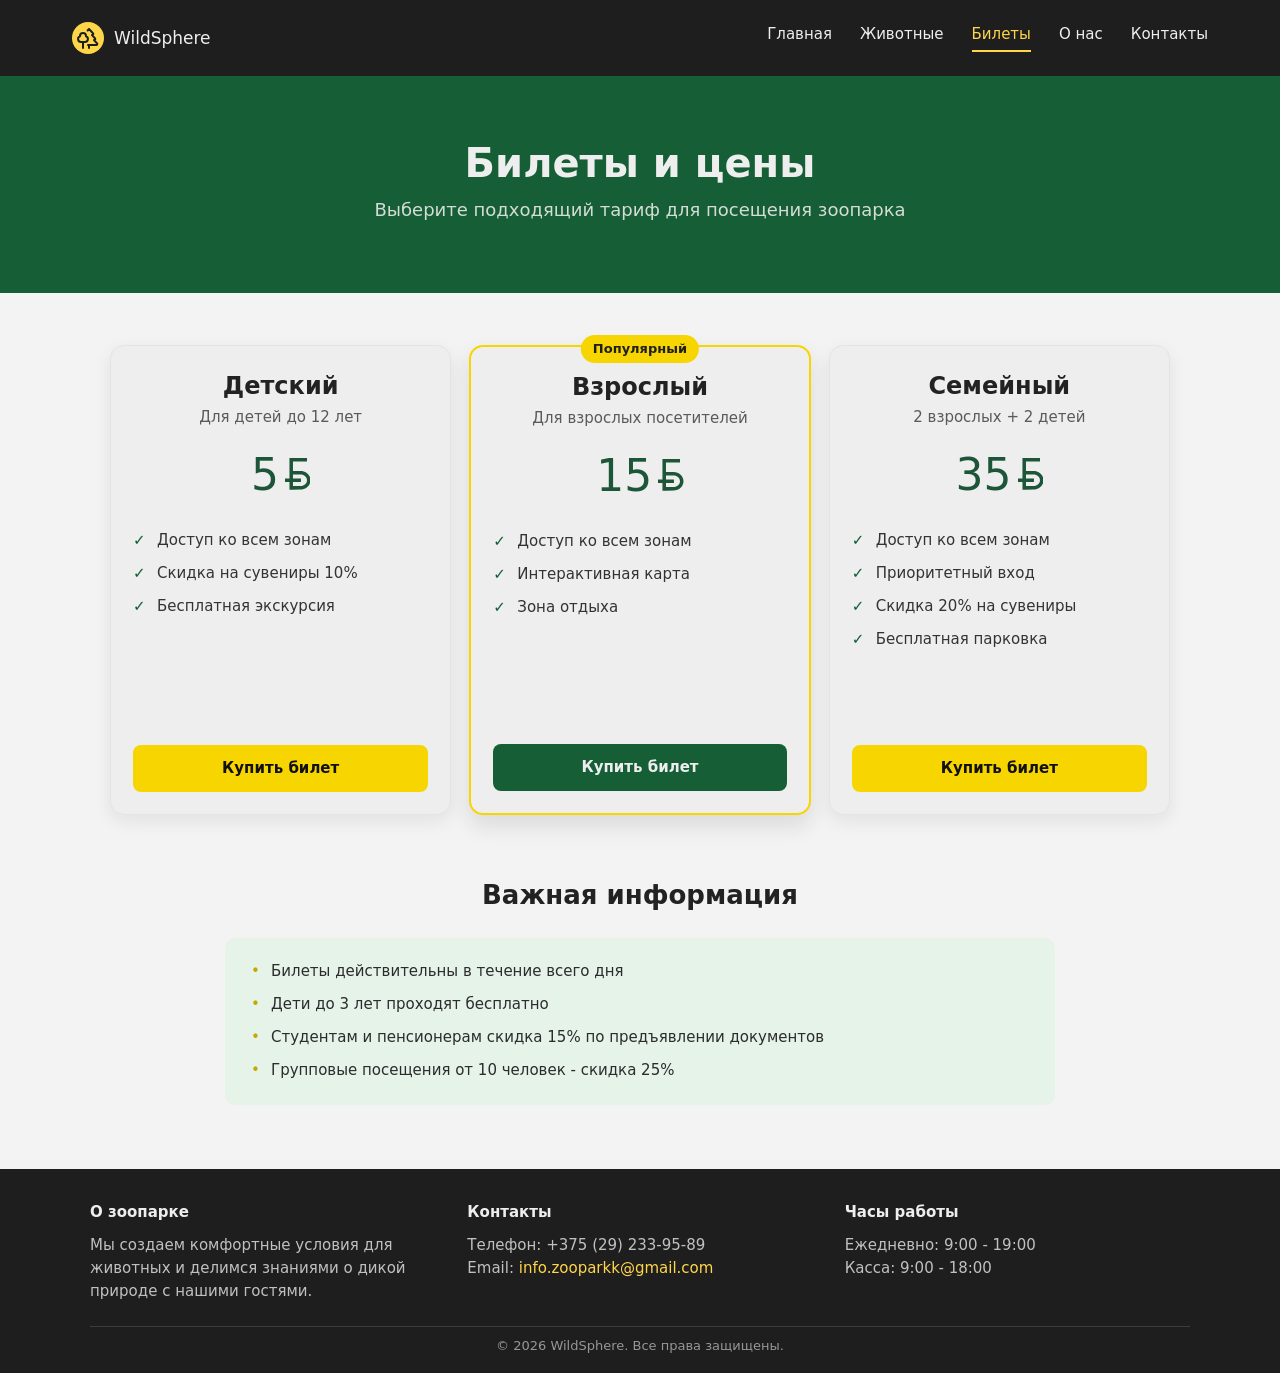
<file: ticket.html>
<!DOCTYPE html>
<html lang="ru">
<head>
    <meta charset="UTF-8">
    <title>Билеты и цены — WildSphere</title>
    <meta name="viewport" content="width=device-width, initial-scale=1.0">
    <link rel="stylesheet" href="css/styles.css">
    <link rel="stylesheet" href="css/ticket.css">
</head>
<body>

<!-- шапка сайта -->
<header>
    <div class="nav">
        <a class="logo" href="index.html" aria-label="На главную">
            <div class="logo-icon">
                <svg xmlns="http://www.w3.org/2000/svg" width="24" height="24"
                     viewBox="0 0 24 24" fill="none" stroke="currentColor" stroke-width="2"
                     stroke-linecap="round" stroke-linejoin="round" class="lucide lucide-trees-icon lucide-trees">
                    <path d="M10 10v.2A3 3 0 0 1 8.9 16H5a3 3 0 0 1-1-5.8V10a3 3 0 0 1 6 0Z"/>
                    <path d="M7 16v6"/>
                    <path d="M13 19v3"/>
                    <path d="M12 19h8.3a1 1 0 0 0 .7-1.7L18 14h.3a1 1 0 0 0 .7-1.7L16 9h.2a1 1 0 0 0 .8-1.7L13 3l-1.4 1.5"/>
                </svg>
            </div>
            <div class="logo-name">WildSphere</div>
        </a>
        <input type="checkbox" id="menu-toggle" class="menu-toggle" aria-label="Меню">
        <label for="menu-toggle" class="burger">
            <span></span><span></span><span></span>
        </label>
        <nav id="site-menu" class="nav-links">
            <a href="index.html" class="nav-link">Главная</a>
            <a href="animals.html" class="nav-link">Животные</a>
            <a href="ticket.html" class="nav-link active">Билеты</a>
            <a href="info.html" class="nav-link">О нас</a>
            <a href="contacts.html" class="nav-link">Контакты</a>
        </nav>
    </div>
</header>

<!-- заголовок страницы билетов -->
<section class="ticket-hero">
    <div class="ticket-hero-inner">
        <h1 class="ticket-title">Билеты и цены</h1>
        <p class="ticket-subtitle">Выберите подходящий тариф для посещения зоопарка</p>
    </div>
</section>

<!-- тарифы билетов -->
<div class="tickets-section">
    <div class="tickets-grid">
        <!-- билет: детский -->
        <article class="ticket-card">
            <h2 class="ticket-card-title">Детский</h2>
            <p class="ticket-card-subtitle">Для детей до 12 лет</p>
            <p class="ticket-price">5<span class="currency-icon" aria-hidden="true">
                <svg xmlns="http://www.w3.org/2000/svg" viewBox="0 0 360.67 446.4">
                    <path d="M475.61,528.84c0-72.5-62.75-131.27-140.16-131.27H227.58V263.37H426v-49.6H178v290h-63.1v49.7H178V660.17h49.54l107.92-.07c77.36,0,140.11-58.77,140.11-131.26Zm-248-25.1V447.1c35.89,0,72.35.07,107.87.07,50,0,90.56,36.57,90.56,81.67s-40.54,81.67-90.56,81.7l-107.87,0V553.44h112.7v-49.7Z" transform="translate(-114.94 -213.77)"/>
                </svg>
            </span></p>
            <ul class="ticket-features">
                <li>Доступ ко всем зонам</li>
                <li>Скидка на сувениры 10%</li>
                <li>Бесплатная экскурсия</li>
            </ul>
            <a href="contacts.html" class="ticket-btn ticket-btn-yellow">Купить билет</a>
        </article>

        <!-- билет: взрослый -->
        <article class="ticket-card ticket-card-popular">
            <div class="ticket-badge">Популярный</div>
            <h2 class="ticket-card-title">Взрослый</h2>
            <p class="ticket-card-subtitle">Для взрослых посетителей</p>
            <p class="ticket-price">15<span class="currency-icon" aria-hidden="true"><svg xmlns="http://www.w3.org/2000/svg" viewBox="0 0 360.67 446.4"><path d="M475.61,528.84c0-72.5-62.75-131.27-140.16-131.27H227.58V263.37H426v-49.6H178v290h-63.1v49.7H178V660.17h49.54l107.92-.07c77.36,0,140.11-58.77,140.11-131.26Zm-248-25.1V447.1c35.89,0,72.35.07,107.87.07,50,0,90.56,36.57,90.56,81.67s-40.54,81.67-90.56,81.7l-107.87,0V553.44h112.7v-49.7Z" transform="translate(-114.94 -213.77)"/></svg></span></p>
            <ul class="ticket-features">
                <li>Доступ ко всем зонам</li>
                <li>Интерактивная карта</li>
                <li>Зона отдыха</li>
            </ul>
            <a href="contacts.html" class="ticket-btn ticket-btn-green">Купить билет</a>
        </article>

        <!-- билет: семейный -->
        <article class="ticket-card">
            <h2 class="ticket-card-title">Семейный</h2>
            <p class="ticket-card-subtitle">2 взрослых + 2 детей</p>
            <p class="ticket-price">35<span class="currency-icon" aria-hidden="true"><svg xmlns="http://www.w3.org/2000/svg" viewBox="0 0 360.67 446.4"><path d="M475.61,528.84c0-72.5-62.75-131.27-140.16-131.27H227.58V263.37H426v-49.6H178v290h-63.1v49.7H178V660.17h49.54l107.92-.07c77.36,0,140.11-58.77,140.11-131.26Zm-248-25.1V447.1c35.89,0,72.35.07,107.87.07,50,0,90.56,36.57,90.56,81.67s-40.54,81.67-90.56,81.7l-107.87,0V553.44h112.7v-49.7Z" transform="translate(-114.94 -213.77)"/></svg></span></p>
            <ul class="ticket-features">
                <li>Доступ ко всем зонам</li>
                <li>Приоритетный вход</li>
                <li>Скидка 20% на сувениры</li>
                <li>Бесплатная парковка</li>
            </ul>
            <a href="contacts.html" class="ticket-btn ticket-btn-yellow">Купить билет</a>
        </article>
    </div>
</div>

<!-- важная информация -->
<section class="ticket-info">
    <div class="ticket-info-inner">
        <h2 class="ticket-info-title">Важная информация</h2>
        <ul class="ticket-info-list">
            <li>Билеты действительны в течение всего дня</li>
            <li>Дети до 3 лет проходят бесплатно</li>
            <li>Студентам и пенсионерам скидка 15% по предъявлении документов</li>
            <li>Групповые посещения от 10 человек - скидка 25%</li>
        </ul>
    </div>
</section>

<!-- подвал сайта -->
<footer>
    <div class="footer-inner">
        <div class="footer-columns">
            <div>
                <div class="footer-title">О зоопарке</div>
                <p class="footer-text">
                    Мы создаем комфортные условия для животных и делимся знаниями о дикой природе с нашими гостями.
                </p>
            </div>
            <div>
                <div class="footer-title">Контакты</div>
                <p class="footer-text">
                    Телефон: +375 (29) 233-95-89<br>
                    Email: <a href="https://mail.google.com/mail/?view=cm&amp;fs=1&amp;to=info.zooparkk@gmail.com" target="_blank" rel="noopener noreferrer">info.zooparkk@gmail.com</a>
                </p>
            </div>
            <div>
                <div class="footer-title">Часы работы</div>
                <p class="footer-text">
                    Ежедневно: 9:00 - 19:00<br>
                    Касса: 9:00 - 18:00
                </p>
            </div>
        </div>
        <div class="footer-bottom">
            © 2026 WildSphere. Все права защищены.
        </div>
    </div>
</footer>

<script src="main.js"></script>
</body>
</html>
</file>
<file: css/styles.css>
@charset "UTF-8";
* {
  box-sizing: border-box;
  margin: 0;
  padding: 0;
}

@media (prefers-reduced-motion: reduce) {
  *,
  *::before,
  *::after {
    animation-duration: 0.01ms !important;
    animation-iteration-count: 1 !important;
    transition-duration: 0.01ms !important;
  }
}
:root {
  --header-h: 76px;
  --font-sans: Segoe UI, system-ui, -apple-system, Segoe UI Symbol, Roboto, sans-serif;
  --font-size-body: 16px;
  --line-height-body: 1.55;
}

body {
  font-family: "Segoe UI", system-ui, -apple-system, "Segoe UI Symbol", Roboto, sans-serif;
  font-size: 16px;
  background-color: #f5f5f5;
  color: #222222;
  line-height: 1.55;
}

a {
  text-decoration: none;
  color: inherit;
}

a.btn-primary,
a.feature-btn {
  box-sizing: border-box;
}

/* шапка сайта */
header {
  background-color: #1E1E1E;
  color: #EEEEEE;
  position: sticky;
  top: 0;
  z-index: 100;
  -webkit-font-smoothing: antialiased;
  -moz-osx-font-smoothing: grayscale;
}
header .nav {
  max-width: 1200px;
  margin: 0 auto;
  display: flex;
  align-items: center;
  justify-content: space-between;
  padding: 22px 32px;
}
header .logo {
  display: flex;
  align-items: center;
  gap: 10px;
  font-weight: 400;
  font-size: 15px;
  line-height: 1.2;
  min-width: 0;
}
header .logo .logo-name {
  font-family: inherit;
  font-weight: inherit;
  line-height: 1.35;
  font-size: 15px;
  max-width: min(220px, 42vw);
  letter-spacing: normal;
}
@media (min-width: 900px) {
  header .logo {
    font-size: 16px;
  }
  header .logo .logo-name {
    font-size: 17px;
    max-width: none;
  }
}
header .logo .logo-icon {
  width: 32px;
  height: 32px;
  border-radius: 50%;
  background-color: #ffd54a;
  display: flex;
  align-items: center;
  justify-content: center;
  font-weight: 400;
  color: #1E1E1E;
  font-size: 17px;
  letter-spacing: 0;
}
header .nav-links {
  display: flex;
  gap: 28px;
  font-size: 15px;
  font-weight: 400;
}
header .nav-links .nav-link {
  color: #EEEEEE;
  padding-bottom: 5px;
  border-bottom: 2px solid transparent;
  line-height: 1.4;
  transition: color 0.2s ease, border-color 0.2s ease, transform 0.2s ease;
}
header .nav-links .nav-link:hover {
  color: #ffd54a;
  transform: translateY(-1px);
}
header .nav-links .nav-link:focus-visible {
  outline: 2px solid #ffd54a;
  outline-offset: 4px;
  border-radius: 2px;
}
header .nav-links .nav-link.active {
  color: #ffd54a;
  border-color: #ffd54a;
}

body.page-home header {
  background-color: transparent;
  transition: background-color 0.35s ease;
}
body.page-home header.header-scrolled {
  background-color: #1E1E1E;
}

/* бургер-меню */
.menu-toggle {
  display: none;
}

.burger {
  display: none;
  width: 44px;
  height: 40px;
  cursor: pointer;
  align-items: center;
  justify-content: center;
  flex-direction: column;
  gap: 6px;
  border-radius: 8px;
  transition: background-color 0.2s ease;
}
.burger:hover {
  background-color: rgba(238, 238, 238, 0.08);
}
.burger:focus-visible {
  outline: 2px solid #ffd54a;
  outline-offset: 2px;
}
.burger span {
  display: block;
  width: 22px;
  height: 2px;
  background-color: #EEEEEE;
  border-radius: 2px;
  transition: transform 0.25s ease, opacity 0.2s ease, background-color 0.2s ease;
}
.burger:hover span {
  background-color: #ffd54a;
}

.menu-toggle:focus-visible + .burger {
  outline: 2px solid #ffd54a;
  outline-offset: 2px;
}

/* главный баннер */
.hero {
  position: relative;
  height: 420px;
  color: #EEEEEE;
  display: flex;
  align-items: center;
  justify-content: center;
  text-align: center;
  overflow: hidden;
}
.hero .hero-bg {
  position: absolute;
  inset: 0;
  background-image: url("../images/mainfoto.jfif");
  background-size: cover;
  background-position: center;
  filter: brightness(0.75);
  transform: scale(1);
  transition: transform 8s ease-out, filter 0.5s ease;
}
.hero:hover .hero-bg {
  transform: scale(1.03);
  filter: brightness(0.82);
}
.hero .hero-overlay {
  position: absolute;
  inset: 0;
  background: linear-gradient(to bottom, rgba(30, 30, 30, 0.35), rgba(30, 30, 30, 0.55));
}
.hero .hero-content {
  position: relative;
  max-width: 900px;
  padding: 0 20px;
  display: flex;
  flex-direction: column;
  align-items: center;
  justify-content: center;
  gap: 16px;
  min-height: 220px;
}
.hero .hero-content .hero-title {
  font-family: "Segoe UI", system-ui, -apple-system, "Segoe UI Symbol", Roboto, sans-serif;
  font-size: 40px;
  font-weight: 700;
  line-height: 1.15;
  margin-bottom: 10px;
  font-feature-settings: "kern" 1, "liga" 1;
  text-shadow: 0 2px 24px rgba(0, 0, 0, 0.45), 0 1px 2px rgba(0, 0, 0, 0.35);
}
.hero .hero-content .hero-subtitle {
  font-family: "Segoe UI", system-ui, -apple-system, "Segoe UI Symbol", Roboto, sans-serif;
  max-width: 680px;
  margin-left: auto;
  margin-right: auto;
  font-size: 18px;
  font-weight: 400;
  line-height: 1.5;
  margin-bottom: 26px;
  color: rgba(238, 238, 238, 0.88);
}
.hero .hero-content .btn-primary {
  display: inline-block;
  background-color: #ffd54a;
  color: #1E1E1E;
  padding: 12px 30px;
  border-radius: 999px;
  font-weight: 600;
  font-size: 15px;
  border: none;
  cursor: pointer;
  transition: background-color 0.2s ease, transform 0.1s ease, box-shadow 0.1s ease;
  box-shadow: 0 6px 12px rgba(30, 30, 30, 0.35);
}
.hero .hero-content .btn-primary:hover {
  background-color: #ffca28;
  transform: translateY(-1px);
  box-shadow: 0 10px 20px rgba(30, 30, 30, 0.4);
}
.hero .hero-content .btn-primary:active {
  transform: translateY(0);
  box-shadow: 0 4px 8px rgba(30, 30, 30, 0.35);
}
.hero .hero-content .btn-primary:focus-visible {
  outline: 3px solid #EEEEEE;
  outline-offset: 3px;
}

@media (min-width: 641px) {
  body.page-home .hero {
    margin-top: calc(-1 * var(--header-h));
    padding-top: var(--header-h);
    box-sizing: border-box;
    min-height: 100vh;
    min-height: 100dvh;
    height: auto;
    align-items: center;
  }
  body.page-home .hero .hero-content .btn-primary:focus-visible {
    outline-offset: 4px;
  }
}
/* информационные карточки */
.info-strip {
  background-color: #EEEEEE;
  padding: 40px 0 30px;
}
.info-strip .info-cards {
  max-width: 1100px;
  margin: 0 auto;
  padding: 0 20px;
  display: grid;
  grid-template-columns: repeat(3, minmax(0, 1fr));
  gap: 20px;
}
.info-strip .info-cards .info-card {
  background-color: #e5f7e8;
  border-radius: 14px;
  padding: 20px 22px;
  box-shadow: 0 10px 25px rgba(30, 30, 30, 0.12);
  transition: transform 0.25s ease, box-shadow 0.25s ease, border-color 0.2s ease;
  border: 1px solid transparent;
}
.info-strip .info-cards .info-card:hover {
  transform: translateY(-4px);
  box-shadow: 0 16px 34px rgba(30, 30, 30, 0.16);
  border-color: rgba(27, 94, 32, 0.2);
}
.info-strip .info-cards .info-card:hover .info-card-header .info-icon {
  transform: rotate(-6deg) scale(1.05);
  background-color: #144418;
}
.info-strip .info-cards .info-card .info-card-header {
  display: flex;
  align-items: center;
  gap: 12px;
  margin-bottom: 10px;
}
.info-strip .info-cards .info-card .info-card-header .info-icon {
  width: 34px;
  height: 34px;
  border-radius: 50%;
  background-color: #1b5e20;
  display: flex;
  align-items: center;
  justify-content: center;
  color: #EEEEEE;
  transition: transform 0.25s ease, background-color 0.2s ease;
}
.info-strip .info-cards .info-card .info-card-header .info-title {
  font-weight: 600;
  font-size: 16px;
}
.info-strip .info-cards .info-card .info-text {
  font-size: 15px;
  line-height: 1.55;
  color: #666666;
}

/* блок «Исследуйте мир животных» */
.section {
  background-color: #EEEEEE;
}
.section .section-inner {
  max-width: 900px;
  margin: 0 auto;
  padding: 40px 20px 60px;
  text-align: center;
}
.section .section-inner .section-title {
  font-size: 26px;
  font-weight: 700;
  line-height: 1.25;
  margin-bottom: 18px;
}
.section .section-inner .section-text {
  font-size: 15px;
  line-height: 1.65;
  color: #666666;
  margin-bottom: 26px;
}
.section .section-inner .btn-primary {
  display: inline-block;
  padding: 10px 32px;
  border-radius: 999px;
  font-weight: 600;
  font-size: 15px;
  border: 2px solid #155b2f;
  background-color: #EEEEEE;
  color: #155b2f;
  box-shadow: none;
  cursor: pointer;
  transition: background-color 0.2s ease, color 0.2s ease, transform 0.2s ease, box-shadow 0.2s ease;
}
.section .section-inner .btn-primary:hover {
  background-color: #155b2f;
  color: #EEEEEE;
  transform: translateY(-2px);
  box-shadow: 0 8px 20px rgba(21, 91, 47, 0.25);
}
.section .section-inner .btn-primary:active {
  transform: translateY(0);
  box-shadow: 0 3px 10px rgba(21, 91, 47, 0.2);
}
.section .section-inner .btn-primary:focus-visible {
  outline: 3px solid #155b2f;
  outline-offset: 3px;
}

/* блок «Сохраним природу вместе» */
.feature {
  background-color: #e5f7e8;
  padding: 46px 0;
}
.feature .feature-inner {
  max-width: 1100px;
  margin: 0 auto;
  padding: 0 20px;
  display: grid;
  grid-template-columns: 1.2fr 1fr;
  gap: 40px;
  align-items: center;
}
.feature .feature-title {
  font-size: 26px;
  font-weight: 700;
  line-height: 1.2;
  margin-bottom: 14px;
}
.feature .feature-paragraph {
  font-size: 15px;
  line-height: 1.65;
  color: #4f5b50;
  margin-bottom: 14px;
  max-width: 520px;
}
.feature .feature-btn {
  background-color: #1b5e20;
  color: #EEEEEE;
  border: none;
  border-radius: 10px;
  padding: 10px 16px;
  font-size: 15px;
  font-weight: 600;
  cursor: pointer;
  transition: background-color 0.2s ease, transform 0.2s ease, box-shadow 0.2s ease;
}
.feature .feature-btn:hover {
  background-color: #144418;
  transform: translateY(-2px);
  box-shadow: 0 10px 22px rgba(27, 94, 32, 0.35);
}
.feature .feature-btn:active {
  transform: translateY(0);
}
.feature .feature-btn:focus-visible {
  outline: 3px solid #1b5e20;
  outline-offset: 3px;
}
.feature .feature-media {
  display: flex;
  justify-content: center;
}
.feature .feature-img {
  width: 100%;
  max-width: 520px;
  aspect-ratio: 16/10;
  -o-object-fit: cover;
  object-fit: cover;
  border-radius: 12px;
  box-shadow: 0 14px 30px rgba(30, 30, 30, 0.18);
  transition: transform 0.4s ease, box-shadow 0.35s ease;
}
.feature .feature-img:hover {
  transform: scale(1.02);
  box-shadow: 0 18px 40px rgba(30, 30, 30, 0.22);
}

/* подвал сайта */
footer {
  background-color: #1E1E1E;
  color: #EEEEEE;
  padding: 32px 20px 18px;
}
footer .footer-inner {
  max-width: 1100px;
  margin: 0 auto;
}
footer .footer-columns {
  display: grid;
  grid-template-columns: repeat(3, minmax(0, 1fr));
  gap: 32px;
  margin-bottom: 22px;
}
footer .footer-title {
  font-weight: 600;
  margin-bottom: 10px;
  font-size: 15px;
}
footer .footer-text {
  font-size: 15px;
  line-height: 1.55;
  color: rgba(238, 238, 238, 0.78);
}
footer .footer-text a {
  color: #ffd54a;
  text-decoration: underline;
  text-decoration-color: transparent;
  text-underline-offset: 3px;
  transition: color 0.2s ease, text-decoration-color 0.2s ease;
}
footer .footer-text a:hover {
  color: #ffca28;
  text-decoration-color: rgba(255, 202, 40, 0.85);
}
footer .footer-text a:focus-visible {
  outline: 2px solid #ffd54a;
  outline-offset: 2px;
  border-radius: 2px;
}
footer .footer-bottom {
  border-top: 1px solid rgba(238, 238, 238, 0.14);
  padding-top: 10px;
  font-size: 13px;
  line-height: 1.45;
  color: rgba(238, 238, 238, 0.58);
  text-align: center;
}

/* адаптивные стили (общие) */
@media (max-width: 900px) {
  .info-strip .info-cards {
    grid-template-columns: 1fr;
    margin-top: -40px;
  }
  .hero {
    height: 360px;
  }
  .hero .hero-content .hero-title {
    font-size: 32px;
  }
  .hero .hero-content .hero-subtitle {
    font-size: 17px;
  }
  footer .footer-columns {
    grid-template-columns: 1fr;
    text-align: left;
  }
}
@media (max-width: 640px) {
  body.page-home header {
    background-color: #1E1E1E;
  }
  header .nav {
    position: relative;
    padding: 14px 20px;
  }
  header .logo {
    width: auto;
    justify-content: flex-start;
    font-size: 14px;
  }
  header .logo .logo-name {
    font-size: 15px;
  }
  header .nav-links {
    display: none;
    position: absolute;
    top: 100%;
    left: 0;
    right: 0;
    flex-direction: column;
    gap: 8px;
    align-items: center;
    background-color: #1E1E1E;
    padding: 6px 20px 14px;
    box-shadow: 0 14px 30px rgba(30, 30, 30, 0.25);
    z-index: 101;
    font-size: 14px;
  }
  header .nav-links .nav-link {
    padding-bottom: 2px;
    border-bottom: 0;
  }
  header .nav-links .nav-link.active {
    border-bottom: 2px solid #ffd54a;
  }
  .burger {
    display: flex;
  }
  .menu-toggle:checked ~ .nav-links {
    display: flex;
  }
  .feature .feature-inner {
    grid-template-columns: 1fr;
    gap: 22px;
  }
  .feature .feature-media {
    justify-content: flex-start;
  }
  .feature .feature-title {
    text-align: center;
  }
  .feature .feature-paragraph {
    text-align: justify;
    text-justify: inter-word;
  }
  .feature .feature-btn {
    display: block;
    margin: 0 auto;
  }
  .info-strip {
    padding: 20px 0;
  }
  .info-strip .info-cards {
    margin-top: 0;
  }
  .hero {
    height: 320px;
  }
}/*# sourceMappingURL=styles.css.map */
</file>
<file: css/animals.css>
@charset "UTF-8";
body {
  font-family: "Segoe UI", system-ui, -apple-system, "Segoe UI Symbol", Roboto, sans-serif;
  background-color: #f5f5f5;
  color: #222222;
  line-height: 1.55;
}

/* заголовок страницы животных */
.animals-hero {
  background-color: #14552c;
  color: #EEEEEE;
  padding: 60px 0 70px;
}
.animals-hero .animals-hero-inner {
  max-width: 1100px;
  margin: 0 auto;
  padding: 0 20px;
  text-align: center;
}
.animals-hero .animals-title {
  font-family: "Segoe UI", system-ui, -apple-system, "Segoe UI Symbol", Roboto, sans-serif;
  font-size: 40px;
  font-weight: 700;
  line-height: 1.15;
  margin-bottom: 10px;
}
.animals-hero .animals-subtitle {
  font-family: "Segoe UI", system-ui, -apple-system, "Segoe UI Symbol", Roboto, sans-serif;
  max-width: 680px;
  margin-left: auto;
  margin-right: auto;
  font-size: 18px;
  font-weight: 400;
  line-height: 1.5;
  color: rgba(238, 238, 238, 0.88);
}

/* каталог животных */
.animals-section {
  padding: 36px 0 60px;
}

.animals-grid {
  max-width: 1200px;
  margin: 0 auto;
  padding: 0 20px 10px;
  display: grid;
  grid-template-columns: repeat(3, minmax(0, 1fr));
  gap: 24px;
}

.animal-card {
  background-color: #EEEEEE;
  border-radius: 16px;
  overflow: hidden;
  box-shadow: 0 12px 28px rgba(30, 30, 30, 0.12);
  display: flex;
  flex-direction: column;
  transition: transform 0.28s ease, box-shadow 0.28s ease, border-color 0.28s ease;
  border: 1px solid transparent;
}
.animal-card:hover {
  transform: translateY(-6px);
  box-shadow: 0 20px 42px rgba(30, 30, 30, 0.16);
  border-color: rgba(21, 91, 47, 0.18);
}
.animal-card .animal-image {
  width: 100%;
  height: 220px;
  -o-object-fit: cover;
  object-fit: cover;
  display: block;
  transition: transform 0.45s ease;
}
.animal-card .animal-body {
  padding: 16px 18px 18px;
}
.animal-card .animal-name {
  font-size: 20px;
  font-weight: 600;
  line-height: 1.25;
  margin-bottom: 4px;
}
.animal-card .animal-latin {
  font-size: 14px;
  line-height: 1.4;
  font-style: italic;
  color: #e8b500;
  margin-bottom: 8px;
}
.animal-card .animal-desc {
  font-size: 15px;
  line-height: 1.55;
  color: #666666;
}

.animal-card-link {
  text-decoration: none;
  color: inherit;
}

.animal-card:hover .animal-image {
  transform: scale(1.06);
}

/* карточка животного */
.animal-detail {
  max-width: 1000px;
  margin: 0 auto;
  padding: 0 20px;
}

.animal-loading,
.animal-error {
  background-color: #EEEEEE;
  border-radius: 12px;
  padding: 16px 20px;
  font-size: 15px;
  line-height: 1.55;
  color: #444444;
}

.animal-back-link {
  display: inline-block;
  margin-bottom: 16px;
  color: #14552c;
  font-weight: 600;
  text-decoration: none;
}
.animal-back-link:hover {
  text-decoration: underline;
}

.animal-detail-card {
  background-color: #EEEEEE;
  border-radius: 16px;
  overflow: hidden;
  box-shadow: 0 12px 28px rgba(0, 0, 0, 0.12);
}

.animal-detail-image {
  width: 100%;
  max-height: 460px;
  -o-object-fit: cover;
  object-fit: cover;
  display: block;
}

.animal-detail-body {
  padding: 22px 24px 26px;
}

.animal-detail-title {
  margin-bottom: 8px;
  font-size: 34px;
  font-weight: 700;
  line-height: 1.15;
}

.animal-detail-latin {
  margin-bottom: 14px;
  font-size: 14px;
  line-height: 1.45;
  color: #e8b500;
  font-style: italic;
}

.animal-detail-description {
  font-size: 15px;
  color: #333333;
  line-height: 1.65;
  text-align: justify;
  white-space: pre-wrap;
}

@media (max-width: 1024px) {
  .animals-grid {
    grid-template-columns: repeat(2, minmax(0, 1fr));
  }
}
@media (max-width: 900px) {
  .animals-hero .animals-title {
    font-size: 32px;
  }
  .animals-hero .animals-subtitle {
    font-size: 17px;
  }
}
@media (max-width: 700px) {
  .animals-hero {
    padding: 40px 0 46px;
  }
  .animals-grid {
    grid-template-columns: 1fr;
  }
  .animal-detail-title {
    font-size: 28px;
  }
}/*# sourceMappingURL=animals.css.map */
</file>
<file: css/contacts.css>
/* заголовок страницы контактов */
.contacts-hero {
  background: #175f35;
  color: #EEEEEE;
  padding: 66px 0 70px;
}

.contacts-hero-inner {
  max-width: 1100px;
  margin: 0 auto;
  padding: 0 20px;
  text-align: center;
}

.contacts-title {
  font-size: 40px;
  font-weight: 700;
  line-height: 1.15;
  margin-bottom: 10px;
}

.contacts-subtitle {
  font-size: 18px;
  line-height: 1.5;
  color: rgba(238, 238, 238, 0.88);
}

/* страница контактов */
.contacts-page {
  background: #f3f3f3;
  padding: 40px 20px 50px;
}

.contacts-grid {
  max-width: 1100px;
  margin: 0 auto;
  display: grid;
  grid-template-columns: 1fr 1fr;
  gap: 26px;
}

.contacts-left h2,
.contacts-right h2 {
  font-size: 26px;
  font-weight: 700;
  line-height: 1.25;
  margin-bottom: 20px;
}

/* контакт */
.contact-card {
  background: #dceadf;
  border-radius: 10px;
  padding: 16px 16px 14px;
  display: flex;
  gap: 12px;
  margin-bottom: 14px;
  transition: transform 0.22s ease, box-shadow 0.22s ease;
  border: 1px solid transparent;
}
.contact-card:hover {
  transform: translateX(4px);
  box-shadow: -4px 8px 20px rgba(23, 95, 53, 0.1);
  border-color: rgba(23, 95, 53, 0.12);
}
.contact-card h3 {
  font-size: 20px;
  font-weight: 600;
  line-height: 1.25;
  margin-bottom: 4px;
}
.contact-card p {
  font-size: 15px;
  line-height: 1.5;
  color: #4d594e;
  margin-bottom: 2px;
}

.contact-icon {
  width: 44px;
  height: 44px;
  border-radius: 50%;
  background: #175f35;
  color: #EEEEEE;
  display: grid;
  place-items: center;
  font-size: 18px;
  flex-shrink: 0;
  transition: transform 0.25s ease;
}
.contact-card:hover .contact-icon {
  transform: rotate(8deg) scale(1.06);
}

/* форма */
.contact-form {
  background: #EEEEEE;
  border: 1px solid #e8e8e8;
  border-radius: 12px;
  padding: 16px;
}
.contact-form label {
  display: block;
  font-size: 15px;
  margin: 0 0 6px;
  color: #222;
}
.contact-form input,
.contact-form textarea {
  width: 100%;
  border: 0;
  border-radius: 6px;
  background: #efeff1;
  padding: 10px 12px;
  font-size: 16px;
  margin-bottom: 12px;
  font-family: inherit;
  transition: background-color 0.2s ease, box-shadow 0.2s ease, transform 0.15s ease;
}
.contact-form input:hover,
.contact-form textarea:hover {
  background-color: #e6e6ea;
}
.contact-form input:focus,
.contact-form textarea:focus {
  outline: none;
  background-color: #EEEEEE;
  box-shadow: 0 0 0 3px rgba(23, 95, 53, 0.35);
  transform: translateY(-1px);
}
.contact-form textarea {
  resize: vertical;
  min-height: 82px;
}
.contact-form small {
  display: block;
  margin-top: -4px;
  margin-bottom: 12px;
  font-size: 13px;
  line-height: 1.35;
  color: #4d594e;
  text-align: right;
}
.contact-form button {
  width: 100%;
  border: 0;
  border-radius: 8px;
  background: #175f35;
  color: #EEEEEE;
  padding: 11px 14px;
  font-size: 15px;
  font-weight: 600;
  cursor: pointer;
  font-family: inherit;
  transition: background-color 0.2s ease, transform 0.18s ease, box-shadow 0.2s ease;
}
.contact-form button:hover {
  background: rgb(17.0355932203, 70.3644067797, 39.2559322034);
  transform: translateY(-2px);
  box-shadow: 0 10px 22px rgba(23, 95, 53, 0.28);
}
.contact-form button:active {
  transform: translateY(0);
  box-shadow: 0 4px 12px rgba(23, 95, 53, 0.2);
}
.contact-form button:focus-visible {
  outline: 3px solid rgba(23, 95, 53, 0.5);
  outline-offset: 2px;
}

@media (max-width: 900px) {
  .contacts-title {
    font-size: 32px;
  }
  .contacts-subtitle {
    font-size: 17px;
  }
  .contacts-grid {
    grid-template-columns: 1fr;
  }
}/*# sourceMappingURL=contacts.css.map */
</file>
<file: css/info.css>
@charset "UTF-8";
.info-hero {
  background: #175f35;
  color: #EEEEEE;
  padding: 66px 0 70px;
}

.info-hero-inner {
  max-width: 1100px;
  margin: 0 auto;
  padding: 0 20px;
  text-align: center;
}

.info-hero-title {
  font-size: 40px;
  font-weight: 700;
  line-height: 1.15;
  margin-bottom: 10px;
}

.info-hero-subtitle {
  max-width: 680px;
  margin: 0 auto;
  font-size: 18px;
  font-weight: 400;
  line-height: 1.5;
  color: rgba(238, 238, 238, 0.88);
}

.info-page {
  background: #f3f3f3;
  padding: 42px 20px 40px;
}

.history,
.values,
.achievements {
  max-width: 1100px;
  margin: 0 auto 46px;
}

.section-title {
  text-align: center;
  font-size: 26px;
  font-weight: 700;
  line-height: 1.25;
  margin-bottom: 24px;
}

.history-text {
  max-width: 760px;
  margin: 0 auto;
  color: #525252;
  font-size: 15px;
  line-height: 1.6;
}
.history-text p {
  margin-bottom: 14px;
}

.values-grid {
  max-width: 760px;
  margin: 0 auto;
  display: grid;
  grid-template-columns: 1fr 1fr;
  gap: 18px;
}

.value-card {
  background: #dceadf;
  border-radius: 12px;
  padding: 16px 18px;
  display: flex;
  gap: 14px;
  align-items: flex-start;
  transition: transform 0.25s ease, box-shadow 0.25s ease, background-color 0.25s ease;
  border: 1px solid transparent;
}
.value-card:hover {
  transform: translateY(-4px);
  box-shadow: 0 12px 26px rgba(23, 95, 53, 0.12);
  background-color: rgb(229.5625, 239.7375, 231.7428571429);
  border-color: rgba(23, 95, 53, 0.15);
}
.value-card h3 {
  font-size: 20px;
  font-weight: 600;
  line-height: 1.25;
  margin-bottom: 6px;
}
.value-card p {
  font-size: 15px;
  line-height: 1.55;
  color: #4f5a50;
}

.value-icon {
  width: 42px;
  height: 42px;
  border-radius: 999px;
  background: #175f35;
  color: #EEEEEE;
  display: grid;
  place-items: center;
  font-size: 18px;
  line-height: 1;
  flex-shrink: 0;
  transition: transform 0.3s ease, box-shadow 0.3s ease;
}
.value-card:hover .value-icon {
  transform: scale(1.1);
  box-shadow: 0 6px 16px rgba(23, 95, 53, 0.35);
}

.achievements {
  max-width: 760px;
  background: #175f35;
  border-radius: 8px;
  text-align: center;
  padding: 24px 20px 22px;
}
.achievements h2 {
  color: #EEEEEE;
  font-size: 26px;
  font-weight: 700;
  line-height: 1.25;
  margin-bottom: 16px;
}

.achievements-grid {
  display: grid;
  grid-template-columns: repeat(3, 1fr);
  gap: 18px;
}
.achievements-grid strong {
  display: block;
  color: #f7d500;
  font-size: 42px;
  font-weight: 700;
  transition: transform 0.25s ease, text-shadow 0.25s ease;
}
.achievements-grid strong:hover {
  transform: scale(1.05);
  text-shadow: 0 0 6px rgba(247, 213, 0, 0.28);
}
.achievements-grid span {
  color: #EEEEEE;
  font-size: 15px;
  line-height: 1.45;
}

.faq {
  max-width: 760px;
  margin: 0 auto 46px;
}

.faq-list {
  display: grid;
  gap: 10px;
}

.faq-item {
  background: #EEEEEE;
  border: 1px solid #d8dfd9;
  border-radius: 10px;
  padding: 0 14px;
}
.faq-item summary {
  cursor: pointer;
  list-style: none;
  font-size: 16px;
  line-height: 1.45;
  font-weight: 600;
  padding: 14px 0;
  position: relative;
  padding-right: 28px;
}
.faq-item summary::-webkit-details-marker {
  display: none;
}
.faq-item summary::after {
  content: "+";
  position: absolute;
  right: 0;
  top: 50%;
  transform: translateY(-50%);
  font-size: 22px;
  color: #175f35;
  line-height: 1;
}
.faq-item[open] summary::after {
  content: "−";
}
.faq-item p {
  color: #4f5a50;
  font-size: 15px;
  line-height: 1.65;
  padding-bottom: 14px;
}

@media (max-width: 900px) {
  .info-hero-title {
    font-size: 32px;
  }
  .info-hero-subtitle {
    font-size: 17px;
  }
  .values-grid {
    grid-template-columns: 1fr;
  }
  .achievements-grid {
    grid-template-columns: 1fr;
    gap: 10px;
  }
}/*# sourceMappingURL=info.css.map */
</file>
<file: css/ticket.css>
@charset "UTF-8";
/* заголовок страницы билетов */
.ticket-hero {
  background-color: #165e35;
  color: #EEEEEE;
  padding: 64px 0 70px;
}
.ticket-hero .ticket-hero-inner {
  max-width: 1100px;
  margin: 0 auto;
  padding: 0 20px;
  text-align: center;
}
.ticket-hero .ticket-title {
  font-family: "Segoe UI", system-ui, -apple-system, "Segoe UI Symbol", Roboto, sans-serif;
  font-size: 40px;
  line-height: 1.15;
  font-weight: 700;
  margin-bottom: 10px;
}
.ticket-hero .ticket-subtitle {
  font-family: "Segoe UI", system-ui, -apple-system, "Segoe UI Symbol", Roboto, sans-serif;
  max-width: 680px;
  margin-left: auto;
  margin-right: auto;
  font-size: 18px;
  font-weight: 400;
  line-height: 1.5;
  color: rgba(238, 238, 238, 0.88);
}

.tickets-section {
  background-color: #f3f3f3;
  padding: 52px 0 40px;
}

.tickets-grid {
  max-width: 1100px;
  margin: 0 auto;
  padding: 0 20px;
  display: grid;
  grid-template-columns: repeat(3, minmax(0, 1fr));
  gap: 18px;
}

.ticket-card {
  position: relative;
  background-color: #EEEEEE;
  border: 1px solid #e4e4e4;
  border-radius: 14px;
  padding: 26px 22px 22px;
  box-shadow: 0 6px 18px rgba(30, 30, 30, 0.08);
  display: flex;
  flex-direction: column;
  min-height: 470px;
  transition: transform 0.28s ease, box-shadow 0.28s ease, border-color 0.2s ease;
}
.ticket-card:hover {
  transform: translateY(-5px);
  box-shadow: 0 14px 32px rgba(30, 30, 30, 0.12);
  border-color: rgba(22, 94, 53, 0.35);
}

.ticket-card-popular {
  border: 2px solid #f7d500;
  box-shadow: 0 10px 22px rgba(30, 30, 30, 0.12);
}
.ticket-card-popular:hover {
  border-color: rgb(206.2, 177.816194332, 0);
  box-shadow: 0 16px 36px rgba(30, 30, 30, 0.14);
}

.ticket-badge {
  position: absolute;
  top: -12px;
  left: 50%;
  transform: translateX(-50%);
  background-color: #f7d500;
  color: #1f1f1f;
  border-radius: 999px;
  font-size: 13px;
  padding: 4px 12px;
  font-weight: 600;
}

.ticket-card-title {
  font-size: 24px;
  font-weight: 700;
  line-height: 1.2;
  text-align: center;
  margin-bottom: 6px;
}

.ticket-card-subtitle {
  text-align: center;
  color: #5a5a5a;
  font-size: 15px;
  line-height: 1.45;
  margin-bottom: 12px;
}

.ticket-price {
  text-align: center;
  color: #1c5537;
  font-size: 44px;
  font-weight: 500;
  margin-bottom: 20px;
}

.currency-icon {
  display: inline-flex;
  margin-left: 6px;
  color: currentColor;
  vertical-align: baseline;
}
.currency-icon svg {
  width: 0.58em;
  height: 0.72em;
  fill: currentColor;
  display: block;
}

.ticket-features {
  list-style: none;
  margin-bottom: auto;
}
.ticket-features li {
  position: relative;
  padding-left: 24px;
  margin-bottom: 10px;
  font-size: 15px;
  line-height: 1.55;
  color: #333333;
}
.ticket-features li::before {
  content: "✓";
  position: absolute;
  left: 0;
  top: 0;
  color: #0f5d35;
  font-weight: 700;
}

.ticket-btn {
  margin-top: 16px;
  border: none;
  border-radius: 8px;
  padding: 12px 16px;
  font-size: 15px;
  font-weight: 600;
  cursor: pointer;
  transition: transform 0.18s ease, box-shadow 0.2s ease, filter 0.2s ease;
}
.ticket-btn:hover {
  transform: translateY(-2px);
  box-shadow: 0 8px 18px rgba(30, 30, 30, 0.15);
}
.ticket-btn:active {
  transform: translateY(0);
  box-shadow: 0 3px 10px rgba(30, 30, 30, 0.12);
}
.ticket-btn:focus-visible {
  outline: 3px solid rgba(238, 238, 238, 0.9);
  outline-offset: 2px;
}

a.ticket-btn {
  display: block;
  text-align: center;
  box-sizing: border-box;
}

.ticket-btn-yellow {
  background-color: #f7d500;
  color: #111111;
}
.ticket-btn-yellow:hover {
  filter: brightness(1.05);
}

.ticket-btn-green {
  background-color: #165e35;
  color: #EEEEEE;
}
.ticket-btn-green:hover {
  filter: brightness(1.08);
}

.ticket-info {
  background-color: #f3f3f3;
  padding: 24px 0 64px;
}

.ticket-info-inner {
  max-width: 1100px;
  margin: 0 auto;
  padding: 0 20px;
}

.ticket-info-title {
  text-align: center;
  font-size: 26px;
  font-weight: 700;
  line-height: 1.25;
  margin-bottom: 26px;
}

.ticket-info-list {
  max-width: 830px;
  margin: 0 auto;
  background-color: #e5f3e9;
  border-radius: 10px;
  padding: 22px 26px;
  list-style: none;
  transition: box-shadow 0.3s ease, transform 0.3s ease;
}
.ticket-info-list:hover {
  box-shadow: 0 12px 28px rgba(22, 94, 53, 0.12);
  transform: translateY(-2px);
}
.ticket-info-list li {
  position: relative;
  padding-left: 20px;
  margin-bottom: 10px;
  font-size: 15px;
  color: #2c2c2c;
}
.ticket-info-list li:last-child {
  margin-bottom: 0;
}
.ticket-info-list li::before {
  content: "•";
  position: absolute;
  left: 0;
  color: #c4aa00;
}

@media (max-width: 1200px) {
  .ticket-card-title {
    font-size: 22px;
  }
  .ticket-card-subtitle {
    font-size: 15px;
  }
  .ticket-price {
    font-size: 38px;
  }
  .ticket-price span {
    font-size: 24px;
  }
  .ticket-features li,
  .ticket-btn {
    font-size: 15px;
  }
  .ticket-info-title {
    font-size: 24px;
  }
  .ticket-info-list li {
    font-size: 15px;
  }
}
@media (max-width: 900px) {
  .ticket-hero .ticket-title {
    font-size: 32px;
  }
  .ticket-hero .ticket-subtitle {
    font-size: 17px;
  }
  .tickets-grid {
    grid-template-columns: 1fr;
  }
  .ticket-card {
    min-height: auto;
  }
  .ticket-info-list {
    max-width: 100%;
  }
}/*# sourceMappingURL=ticket.css.map */
</file>
